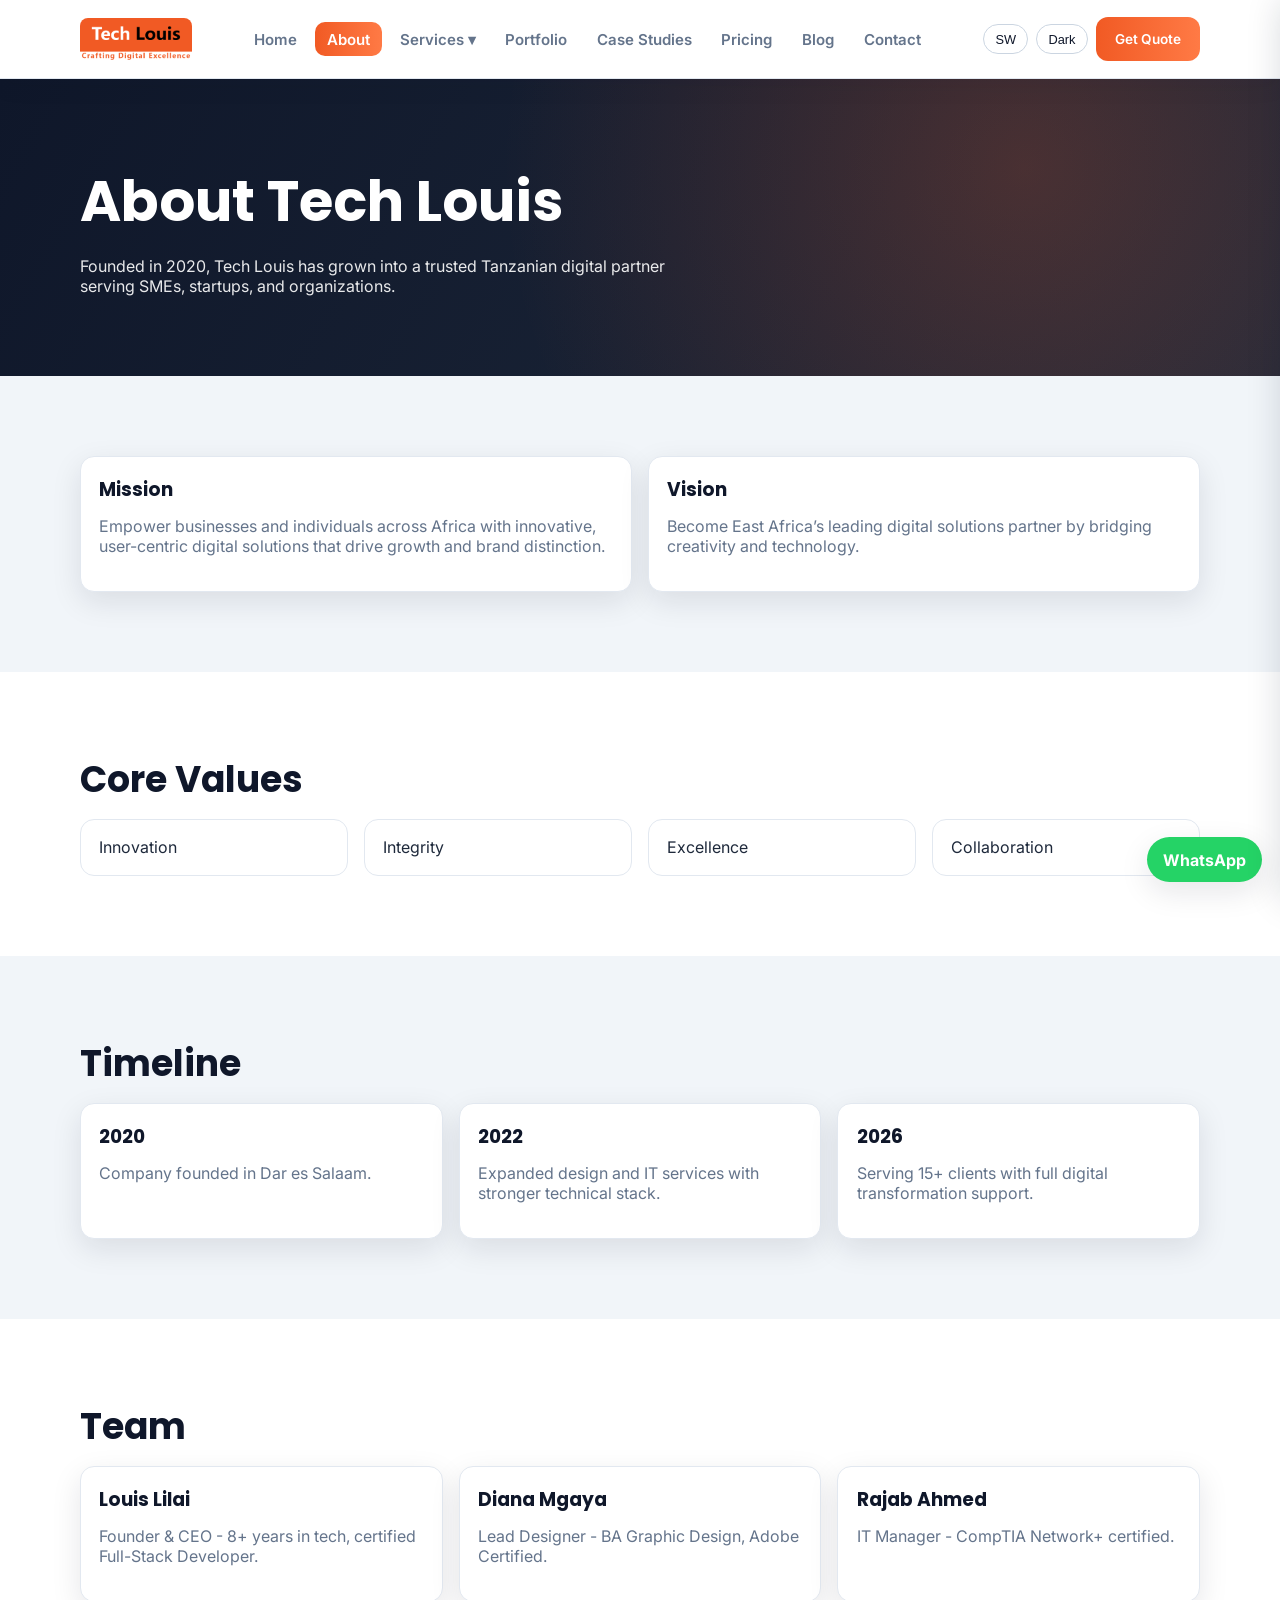
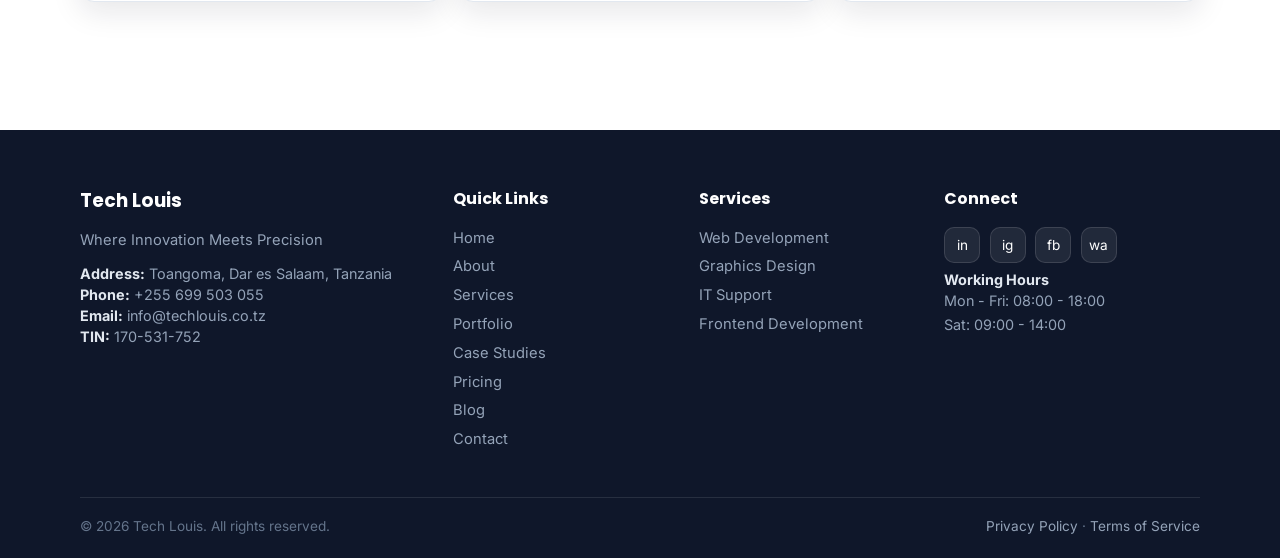
<file: about.html>
<!doctype html>
<html lang="en">

<head>
    <meta charset="UTF-8" />
    <meta name="viewport" content="width=device-width, initial-scale=1.0" />
    <title>Tech Louis | About</title>
    <link rel="preconnect" href="https://fonts.googleapis.com">
    <link rel="preconnect" href="https://fonts.gstatic.com" crossorigin>
    <link
        href="https://fonts.googleapis.com/css2?family=Inter:wght@400;500;600;700&family=Poppins:wght@500;600;700;800&display=swap"
        rel="stylesheet">
    <link rel="stylesheet" href="assets/css/styles.css" />
</head>

<body>
    <header class="site-header">
        <div class="container nav"><a class="logo" href="index.html" aria-label="Tech Louis Home"><img
                    src="assets/images/Tech Louis(x).png" alt="Tech Louis logo" /></a>
            <nav id="menu" class="menu"><a href="index.html">Home</a><a class="active" href="about.html">About</a>
                <div class="dropdown"><span class="dropdown-label">Services ▾</span>
                    <div class="dropdown-menu"><a href="services.html">All Services</a><a href="services.html">Web
                            Development</a><a href="services.html">IT Support</a><a href="services.html">Frontend
                            Development</a><a href="services.html">Graphics Design</a></div>
                </div><a href="portfolio.html">Portfolio</a><a href="case-studies.html">Case Studies</a><a
                    href="pricing.html">Pricing</a><a href="blog.html">Blog</a><a href="contact.html">Contact</a>
            </nav>
            <div class="controls"><button id="langBtn" class="chip-btn">SW</button><button id="darkModeBtn"
                    class="chip-btn">Dark</button><a class="btn primary cta-nav" href="contact.html">Get Quote</a></div>
            <button id="menuToggle" class="menu-toggle">☰</button>
        </div>
    </header>
    <aside class="mobile-menu" id="mobileMenu">
        <div class="mobile-header"><a class="logo" href="index.html" aria-label="Tech Louis Home"><img
                    src="assets/images/Tech Louis(x).png" alt="Tech Louis logo" /></a><button id="closeMenu"
                class="mobile-close">✕</button></div><a href="index.html">Home</a><a href="about.html">About</a><button
            id="mobileDropdownBtn" class="mobile-dropdown-btn">Services ▾</button>
        <div class="mobile-dropdown-content"><a href="services.html">All Services</a><a href="services.html">Web
                Development</a><a href="services.html">IT Support</a><a href="services.html">Frontend Development</a><a
                href="services.html">Graphics Design</a></div><a href="portfolio.html">Portfolio</a><a
            href="case-studies.html">Case Studies</a><a href="pricing.html">Pricing</a><a href="blog.html">Blog</a><a
            href="contact.html">Contact</a>
        <div class="mobile-actions"><button id="mobileLangBtn" class="chip-btn">🌐 SW</button><button
                id="mobileDarkModeBtn" class="chip-btn">🌙 Dark</button><a class="btn primary" href="contact.html">Get
                Quote</a></div>
    </aside>
    <section class="page-hero" style="--hero-bg: url('https://images.unsplash.com/photo-1522071820081-009f0129c71c?auto=format&fit=crop&w=1800&q=80');">
        <div class="container">
            <h1>About Tech Louis</h1>
            <p>Founded in 2020, Tech Louis has grown into a trusted Tanzanian digital partner serving SMEs, startups,
                and organizations.</p>
        </div>
    </section>
    <section class="section light">
        <div class="container grid grid-2">
            <article class="card">
                <h3>Mission</h3>
                <p>Empower businesses and individuals across Africa with innovative, user-centric digital solutions that
                    drive growth and brand distinction.</p>
            </article>
            <article class="card">
                <h3>Vision</h3>
                <p>Become East Africa’s leading digital solutions partner by bridging creativity and technology.</p>
            </article>
        </div>
    </section>
    <section class="section">
        <div class="container">
            <h2>Core Values</h2>
            <div class="grid grid-4">
                <div class="feature">Innovation</div>
                <div class="feature">Integrity</div>
                <div class="feature">Excellence</div>
                <div class="feature">Collaboration</div>
            </div>
        </div>
    </section>
    <section class="section light">
        <div class="container">
            <h2>Timeline</h2>
            <div class="grid grid-3">
                <article class="card">
                    <h3>2020</h3>
                    <p>Company founded in Dar es Salaam.</p>
                </article>
                <article class="card">
                    <h3>2022</h3>
                    <p>Expanded design and IT services with stronger technical stack.</p>
                </article>
                <article class="card">
                    <h3>2026</h3>
                    <p>Serving 15+ clients with full digital transformation support.</p>
                </article>
            </div>
        </div>
    </section>
    <section class="section">
        <div class="container">
            <h2>Team</h2>
            <div class="grid grid-3">
                <article class="card">
                    <h3>Louis Lilai</h3>
                    <p>Founder & CEO - 8+ years in tech, certified Full-Stack Developer.</p>
                </article>
                <article class="card">
                    <h3>Diana Mgaya</h3>
                    <p>Lead Designer - BA Graphic Design, Adobe Certified.</p>
                </article>
                <article class="card">
                    <h3>Rajab Ahmed</h3>
                    <p>IT Manager - CompTIA Network+ certified.</p>
                </article>
            </div>
        </div>
    </section>
    <footer class="footer">
        <div class="container footer-wrap">
            <div class="footer-brand">
                <h3>Tech Louis</h3>
                <p class="tagline">Where Innovation Meets Precision</p>
                <div class="contact-info">
                    <p><strong>Address:</strong> Toangoma, Dar es Salaam, Tanzania</p>
                    <p><strong>Phone:</strong> +255 699 503 055</p>
                    <p><strong>Email:</strong> info@techlouis.co.tz</p>
                    <p><strong>TIN:</strong> 170-531-752</p>
                </div>
            </div>
            <div>
                <h4>Quick Links</h4>
                <ul class="footer-links">
                    <li><a href="index.html">Home</a></li>
                    <li><a href="about.html">About</a></li>
                    <li><a href="services.html">Services</a></li>
                    <li><a href="portfolio.html">Portfolio</a></li>
                    <li><a href="case-studies.html">Case Studies</a></li>
                    <li><a href="pricing.html">Pricing</a></li>
                    <li><a href="blog.html">Blog</a></li>
                    <li><a href="contact.html">Contact</a></li>
                </ul>
            </div>
            <div>
                <h4>Services</h4>
                <ul class="footer-links">
                    <li><a href="services.html">Web Development</a></li>
                    <li><a href="services.html">Graphics Design</a></li>
                    <li><a href="services.html">IT Support</a></li>
                    <li><a href="services.html">Frontend Development</a></li>
                </ul>
            </div>
            <div>
                <h4>Connect</h4>
                <div class="footer-social">
                    <a href="https://linkedin.com/company/techlouis" target="_blank" rel="noreferrer" aria-label="LinkedIn">in</a>
                    <a href="https://instagram.com/techlouis_tz" target="_blank" rel="noreferrer" aria-label="Instagram">ig</a>
                    <a href="https://facebook.com/techlouis_tz" target="_blank" rel="noreferrer" aria-label="Facebook">fb</a>
                    <a href="https://wa.me/255699503055" target="_blank" rel="noreferrer" aria-label="WhatsApp">wa</a>
                </div>
                <div class="working-hours">
                    <strong>Working Hours</strong>
                    <p>Mon - Fri: 08:00 - 18:00</p>
                    <p>Sat: 09:00 - 14:00</p>
                </div>
            </div>
        </div>
        <div class="container footer-bottom">
            <p>© <span class="year"></span> Tech Louis. All rights reserved.</p>
            <p><a href="#">Privacy Policy</a> · <a href="#">Terms of Service</a></p>
        </div>
    </footer>
    <a class="whatsapp-float" href="https://wa.me/255699503055" target="_blank" rel="noreferrer">WhatsApp</a>
    <script src="assets/js/script.js"></script>
</body>

</html>
</file>
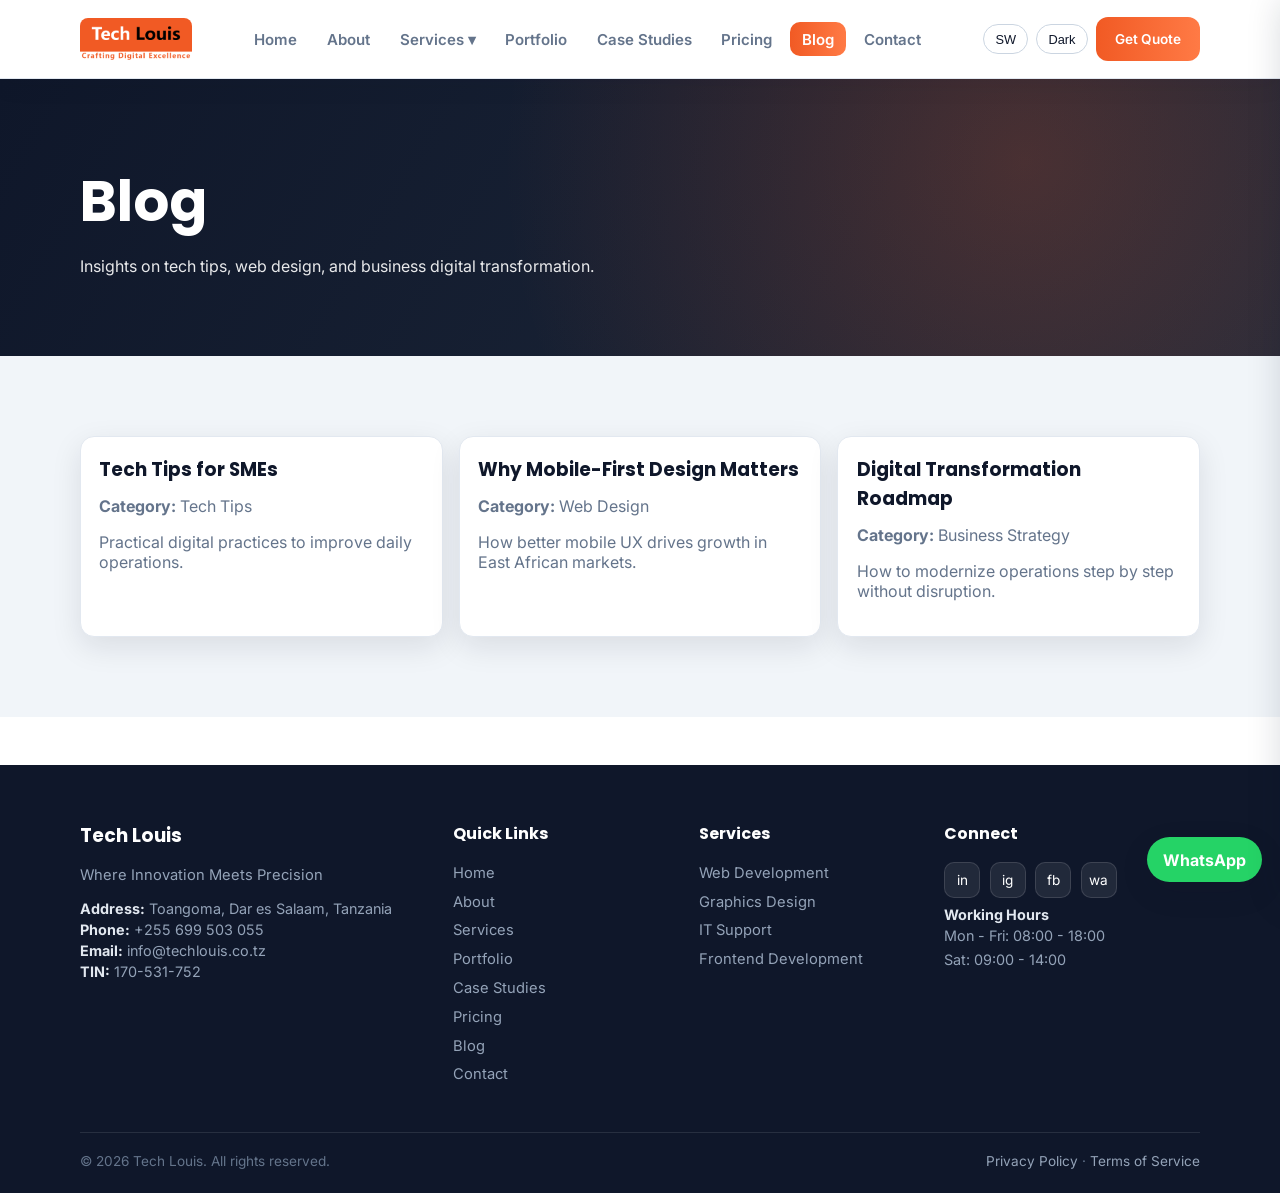
<file: blog.html>
<!doctype html>
<html lang="en">

<head>
    <meta charset="UTF-8" />
    <meta name="viewport" content="width=device-width, initial-scale=1.0" />
    <title>Tech Louis | Blog</title>
    <link rel="preconnect" href="https://fonts.googleapis.com">
    <link rel="preconnect" href="https://fonts.gstatic.com" crossorigin>
    <link
        href="https://fonts.googleapis.com/css2?family=Inter:wght@400;500;600;700&family=Poppins:wght@500;600;700;800&display=swap"
        rel="stylesheet">
    <link rel="stylesheet" href="assets/css/styles.css" />
</head>

<body>
    <header class="site-header">
        <div class="container nav"><a class="logo" href="index.html" aria-label="Tech Louis Home"><img
                    src="assets/images/Tech Louis(x).png" alt="Tech Louis logo" /></a>
            <nav id="menu" class="menu"><a href="index.html">Home</a><a href="about.html">About</a>
                <div class="dropdown"><span class="dropdown-label">Services ▾</span>
                    <div class="dropdown-menu"><a href="services.html">All Services</a><a href="services.html">Web
                            Development</a><a href="services.html">IT Support</a><a href="services.html">Frontend
                            Development</a><a href="services.html">Graphics Design</a></div></div><a href="portfolio.html">Portfolio</a><a href="case-studies.html">Case Studies</a><a
                    href="pricing.html">Pricing</a><a class="active" href="blog.html">Blog</a><a
                    href="contact.html">Contact</a>
            </nav>
            <div class="controls"><button id="langBtn" class="chip-btn">SW</button><button id="darkModeBtn"
                    class="chip-btn">Dark</button><a class="btn primary cta-nav" href="contact.html">Get Quote</a></div>
            <button id="menuToggle" class="menu-toggle">☰</button>
        </div>
    </header>
    <aside class="mobile-menu" id="mobileMenu">
        <div class="mobile-header"><a class="logo" href="index.html" aria-label="Tech Louis Home"><img
                    src="assets/images/Tech Louis(x).png" alt="Tech Louis logo" /></a><button id="closeMenu"
                class="mobile-close">✕</button></div><a href="index.html">Home</a><a href="about.html">About</a><button
            id="mobileDropdownBtn" class="mobile-dropdown-btn">Services ▾</button>
        <div class="mobile-dropdown-content"><a href="services.html">All Services</a><a href="services.html">Web
                Development</a><a href="services.html">IT Support</a><a href="services.html">Frontend Development</a><a
                href="services.html">Graphics Design</a></div></div><a href="portfolio.html">Portfolio</a><a
            href="case-studies.html">Case Studies</a><a href="pricing.html">Pricing</a><a href="blog.html">Blog</a><a
            href="contact.html">Contact</a>
        <div class="mobile-actions"><button id="mobileLangBtn" class="chip-btn">🌐 SW</button><button
                id="mobileDarkModeBtn" class="chip-btn">🌙 Dark</button><a class="btn primary" href="contact.html">Get
                Quote</a></div>
    </aside>
    <section class="page-hero" style="--hero-bg: url('https://images.unsplash.com/photo-1499750310107-5fef28a66643?auto=format&fit=crop&w=1800&q=80');">
        <div class="container">
            <h1>Blog</h1>
            <p>Insights on tech tips, web design, and business digital transformation.</p>
        </div>
    </section>
    <section class="section light">
        <div class="container grid grid-3">
            <article class="card">
                <h3>Tech Tips for SMEs</h3>
                <p><strong>Category:</strong> Tech Tips</p>
                <p>Practical digital practices to improve daily operations.</p>
            </article>
            <article class="card">
                <h3>Why Mobile-First Design Matters</h3>
                <p><strong>Category:</strong> Web Design</p>
                <p>How better mobile UX drives growth in East African markets.</p>
            </article>
            <article class="card">
                <h3>Digital Transformation Roadmap</h3>
                <p><strong>Category:</strong> Business Strategy</p>
                <p>How to modernize operations step by step without disruption.</p>
            </article>
        </div>
    </section>
  <footer class="footer">
    <div class="container footer-wrap">
      <div class="footer-brand">
        <h3>Tech Louis</h3>
        <p class="tagline">Where Innovation Meets Precision</p>
        <div class="contact-info">
          <p><strong>Address:</strong> Toangoma, Dar es Salaam, Tanzania</p>
          <p><strong>Phone:</strong> +255 699 503 055</p>
          <p><strong>Email:</strong> info@techlouis.co.tz</p>
          <p><strong>TIN:</strong> 170-531-752</p>
        </div>
      </div>
      <div>
        <h4>Quick Links</h4>
        <ul class="footer-links">
          <li><a href="index.html">Home</a></li>
          <li><a href="about.html">About</a></li>
          <li><a href="services.html">Services</a></li>
          <li><a href="portfolio.html">Portfolio</a></li>
          <li><a href="case-studies.html">Case Studies</a></li>
          <li><a href="pricing.html">Pricing</a></li>
          <li><a href="blog.html">Blog</a></li>
          <li><a href="contact.html">Contact</a></li>
        </ul>
      </div>
      <div>
        <h4>Services</h4>
        <ul class="footer-links">
          <li><a href="services.html">Web Development</a></li>
          <li><a href="services.html">Graphics Design</a></li>
          <li><a href="services.html">IT Support</a></li>
          <li><a href="services.html">Frontend Development</a></li>
        </ul>
      </div>
      <div>
        <h4>Connect</h4>
        <div class="footer-social">
          <a href="https://linkedin.com/company/techlouis" target="_blank" rel="noreferrer" aria-label="LinkedIn">in</a>
          <a href="https://instagram.com/techlouis_tz" target="_blank" rel="noreferrer" aria-label="Instagram">ig</a>
          <a href="https://facebook.com/techlouis_tz" target="_blank" rel="noreferrer" aria-label="Facebook">fb</a>
          <a href="https://wa.me/255699503055" target="_blank" rel="noreferrer" aria-label="WhatsApp">wa</a>
        </div>
        <div class="working-hours">
          <strong>Working Hours</strong>
          <p>Mon - Fri: 08:00 - 18:00</p>
          <p>Sat: 09:00 - 14:00</p>
                </div>
      </div>
    </div>
    <div class="container footer-bottom">
      <p>© <span class="year"></span> Tech Louis. All rights reserved.</p>
      <p><a href="#">Privacy Policy</a> · <a href="#">Terms of Service</a></p>
    </div>
  </footer>
    <a class="whatsapp-float" href="https://wa.me/255699503055" target="_blank" rel="noreferrer">WhatsApp</a>
    <script src="assets/js/script.js"></script>
</body>

</html>
</file>
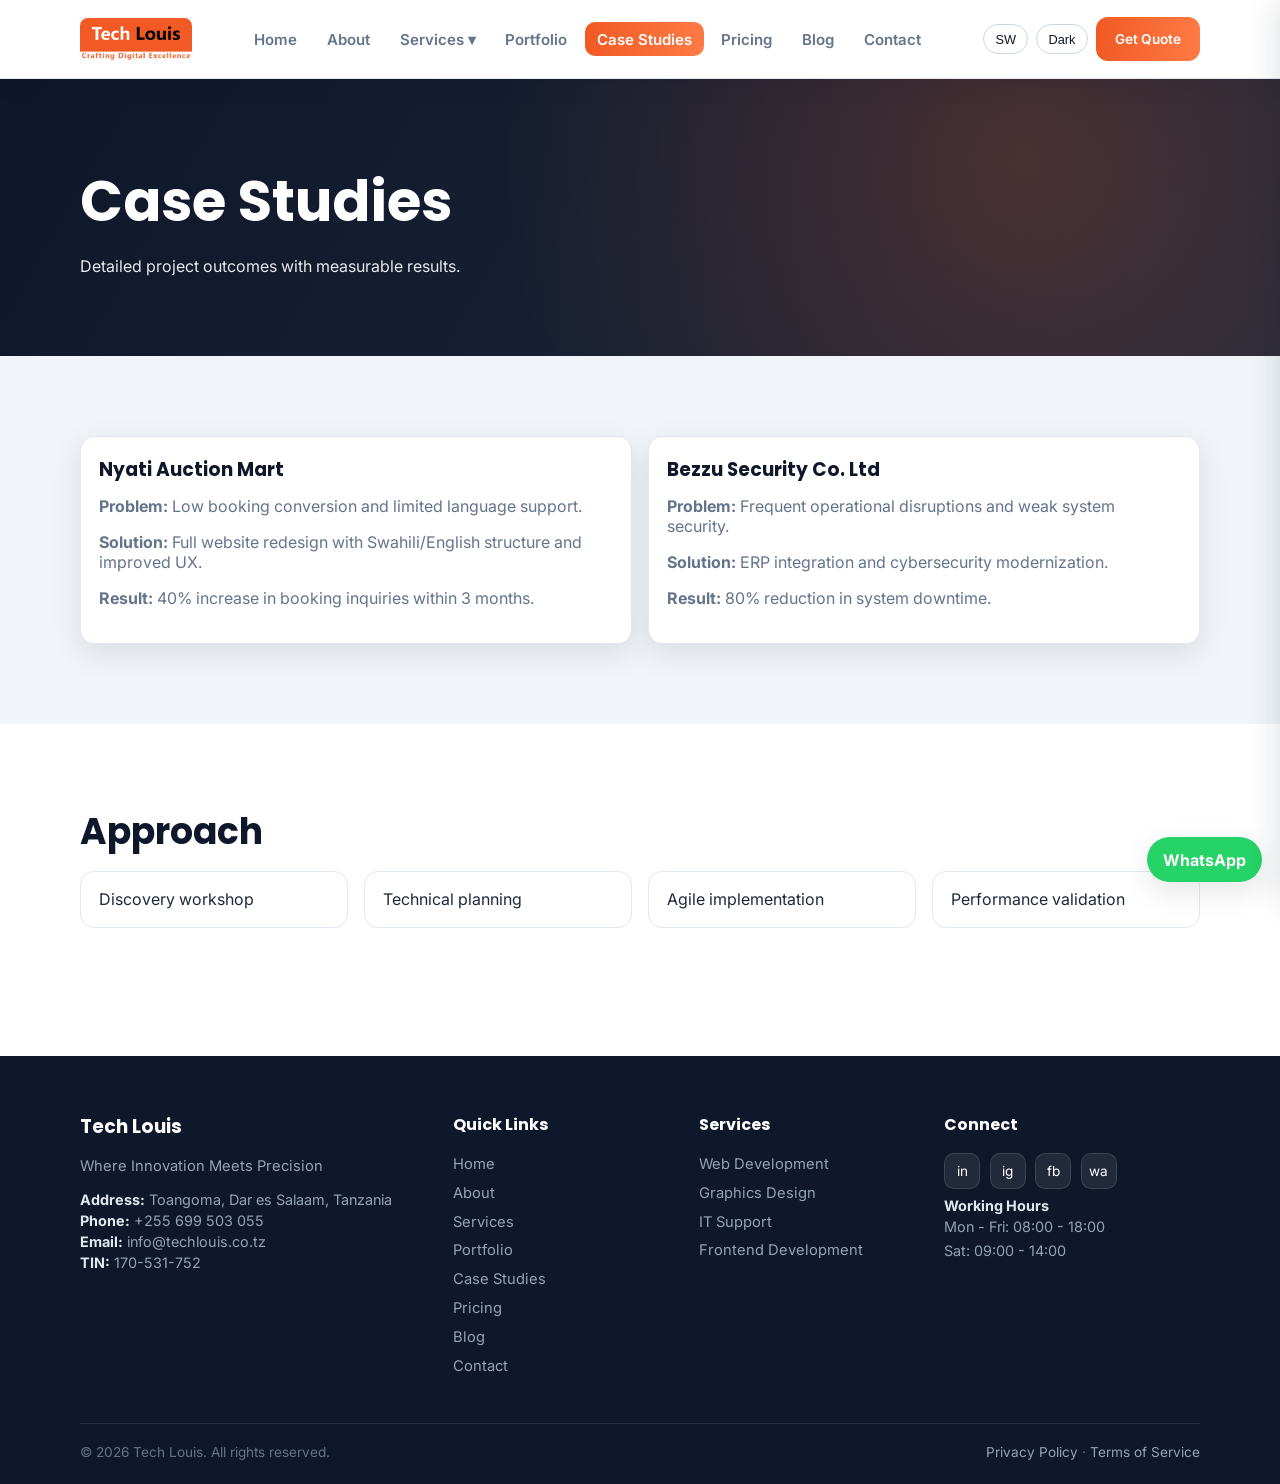
<file: case-studies.html>
<!doctype html>
<html lang="en">

<head>
    <meta charset="UTF-8" />
    <meta name="viewport" content="width=device-width, initial-scale=1.0" />
    <title>Tech Louis | Case Studies</title>
    <link rel="preconnect" href="https://fonts.googleapis.com">
    <link rel="preconnect" href="https://fonts.gstatic.com" crossorigin>
    <link
        href="https://fonts.googleapis.com/css2?family=Inter:wght@400;500;600;700&family=Poppins:wght@500;600;700;800&display=swap"
        rel="stylesheet">
    <link rel="stylesheet" href="assets/css/styles.css" />
</head>

<body>
    <header class="site-header">
        <div class="container nav"><a class="logo" href="index.html" aria-label="Tech Louis Home"><img
                    src="assets/images/Tech Louis(x).png" alt="Tech Louis logo" /></a>
            <nav id="menu" class="menu"><a href="index.html">Home</a><a href="about.html">About</a>
                <div class="dropdown"><span class="dropdown-label">Services ▾</span>
                    <div class="dropdown-menu"><a href="services.html">All Services</a><a href="services.html">Web
                            Development</a><a href="services.html">IT Support</a><a href="services.html">Frontend
                            Development</a><a href="services.html">Graphics Design</a></div></div><a href="portfolio.html">Portfolio</a><a class="active" href="case-studies.html">Case
                    Studies</a><a href="pricing.html">Pricing</a><a href="blog.html">Blog</a><a
                    href="contact.html">Contact</a>
            </nav>
            <div class="controls"><button id="langBtn" class="chip-btn">SW</button><button id="darkModeBtn"
                    class="chip-btn">Dark</button><a class="btn primary cta-nav" href="contact.html">Get Quote</a></div>
            <button id="menuToggle" class="menu-toggle">☰</button>
        </div>
    </header>
    <aside class="mobile-menu" id="mobileMenu">
        <div class="mobile-header"><a class="logo" href="index.html" aria-label="Tech Louis Home"><img
                    src="assets/images/Tech Louis(x).png" alt="Tech Louis logo" /></a><button id="closeMenu"
                class="mobile-close">✕</button></div><a href="index.html">Home</a><a href="about.html">About</a><button
            id="mobileDropdownBtn" class="mobile-dropdown-btn">Services ▾</button>
        <div class="mobile-dropdown-content"><a href="services.html">All Services</a><a href="services.html">Web
                Development</a><a href="services.html">IT Support</a><a href="services.html">Frontend Development</a><a
                href="services.html">Graphics Design</a></div></div><a href="portfolio.html">Portfolio</a><a
            href="case-studies.html">Case Studies</a><a href="pricing.html">Pricing</a><a href="blog.html">Blog</a><a
            href="contact.html">Contact</a>
        <div class="mobile-actions"><button id="mobileLangBtn" class="chip-btn">🌐 SW</button><button
                id="mobileDarkModeBtn" class="chip-btn">🌙 Dark</button><a class="btn primary" href="contact.html">Get
                Quote</a></div>
    </aside>
    <section class="page-hero" style="--hero-bg: url('https://images.unsplash.com/photo-1551288049-bebda4e38f71?auto=format&fit=crop&w=1800&q=80');">
        <div class="container">
            <h1>Case Studies</h1>
            <p>Detailed project outcomes with measurable results.</p>
        </div>
    </section>
    <section class="section light">
        <div class="container grid grid-2">
            <article class="card">
                <h3>Nyati Auction Mart</h3>
                <p><strong>Problem:</strong> Low booking conversion and limited language support.</p>
                <p><strong>Solution:</strong> Full website redesign with Swahili/English structure and improved UX.</p>
                <p><strong>Result:</strong> 40% increase in booking inquiries within 3 months.</p>
            </article>
            <article class="card">
                <h3>Bezzu Security Co. Ltd</h3>
                <p><strong>Problem:</strong> Frequent operational disruptions and weak system security.</p>
                <p><strong>Solution:</strong> ERP integration and cybersecurity modernization.</p>
                <p><strong>Result:</strong> 80% reduction in system downtime.</p>
            </article>
        </div>
    </section>
    <section class="section">
        <div class="container">
            <h2>Approach</h2>
            <div class="grid grid-4">
                <div class="feature">Discovery workshop</div>
                <div class="feature">Technical planning</div>
                <div class="feature">Agile implementation</div>
                <div class="feature">Performance validation</div>
        </div>
    </section>
  <footer class="footer">
    <div class="container footer-wrap">
      <div class="footer-brand">
        <h3>Tech Louis</h3>
        <p class="tagline">Where Innovation Meets Precision</p>
        <div class="contact-info">
          <p><strong>Address:</strong> Toangoma, Dar es Salaam, Tanzania</p>
          <p><strong>Phone:</strong> +255 699 503 055</p>
          <p><strong>Email:</strong> info@techlouis.co.tz</p>
          <p><strong>TIN:</strong> 170-531-752</p>
        </div>
      </div>
      <div>
        <h4>Quick Links</h4>
        <ul class="footer-links">
          <li><a href="index.html">Home</a></li>
          <li><a href="about.html">About</a></li>
          <li><a href="services.html">Services</a></li>
          <li><a href="portfolio.html">Portfolio</a></li>
          <li><a href="case-studies.html">Case Studies</a></li>
          <li><a href="pricing.html">Pricing</a></li>
          <li><a href="blog.html">Blog</a></li>
          <li><a href="contact.html">Contact</a></li>
        </ul>
      </div>
      <div>
        <h4>Services</h4>
        <ul class="footer-links">
          <li><a href="services.html">Web Development</a></li>
          <li><a href="services.html">Graphics Design</a></li>
          <li><a href="services.html">IT Support</a></li>
          <li><a href="services.html">Frontend Development</a></li>
        </ul>
      </div>
      <div>
        <h4>Connect</h4>
        <div class="footer-social">
          <a href="https://linkedin.com/company/techlouis" target="_blank" rel="noreferrer" aria-label="LinkedIn">in</a>
          <a href="https://instagram.com/techlouis_tz" target="_blank" rel="noreferrer" aria-label="Instagram">ig</a>
          <a href="https://facebook.com/techlouis_tz" target="_blank" rel="noreferrer" aria-label="Facebook">fb</a>
          <a href="https://wa.me/255699503055" target="_blank" rel="noreferrer" aria-label="WhatsApp">wa</a>
        </div>
        <div class="working-hours">
          <strong>Working Hours</strong>
          <p>Mon - Fri: 08:00 - 18:00</p>
          <p>Sat: 09:00 - 14:00</p>
                </div>
      </div>
    </div>
    <div class="container footer-bottom">
      <p>© <span class="year"></span> Tech Louis. All rights reserved.</p>
      <p><a href="#">Privacy Policy</a> · <a href="#">Terms of Service</a></p>
    </div>
  </footer>
    <a class="whatsapp-float" href="https://wa.me/255699503055" target="_blank" rel="noreferrer">WhatsApp</a>
    <script src="assets/js/script.js"></script>
</body>

</html>
</file>
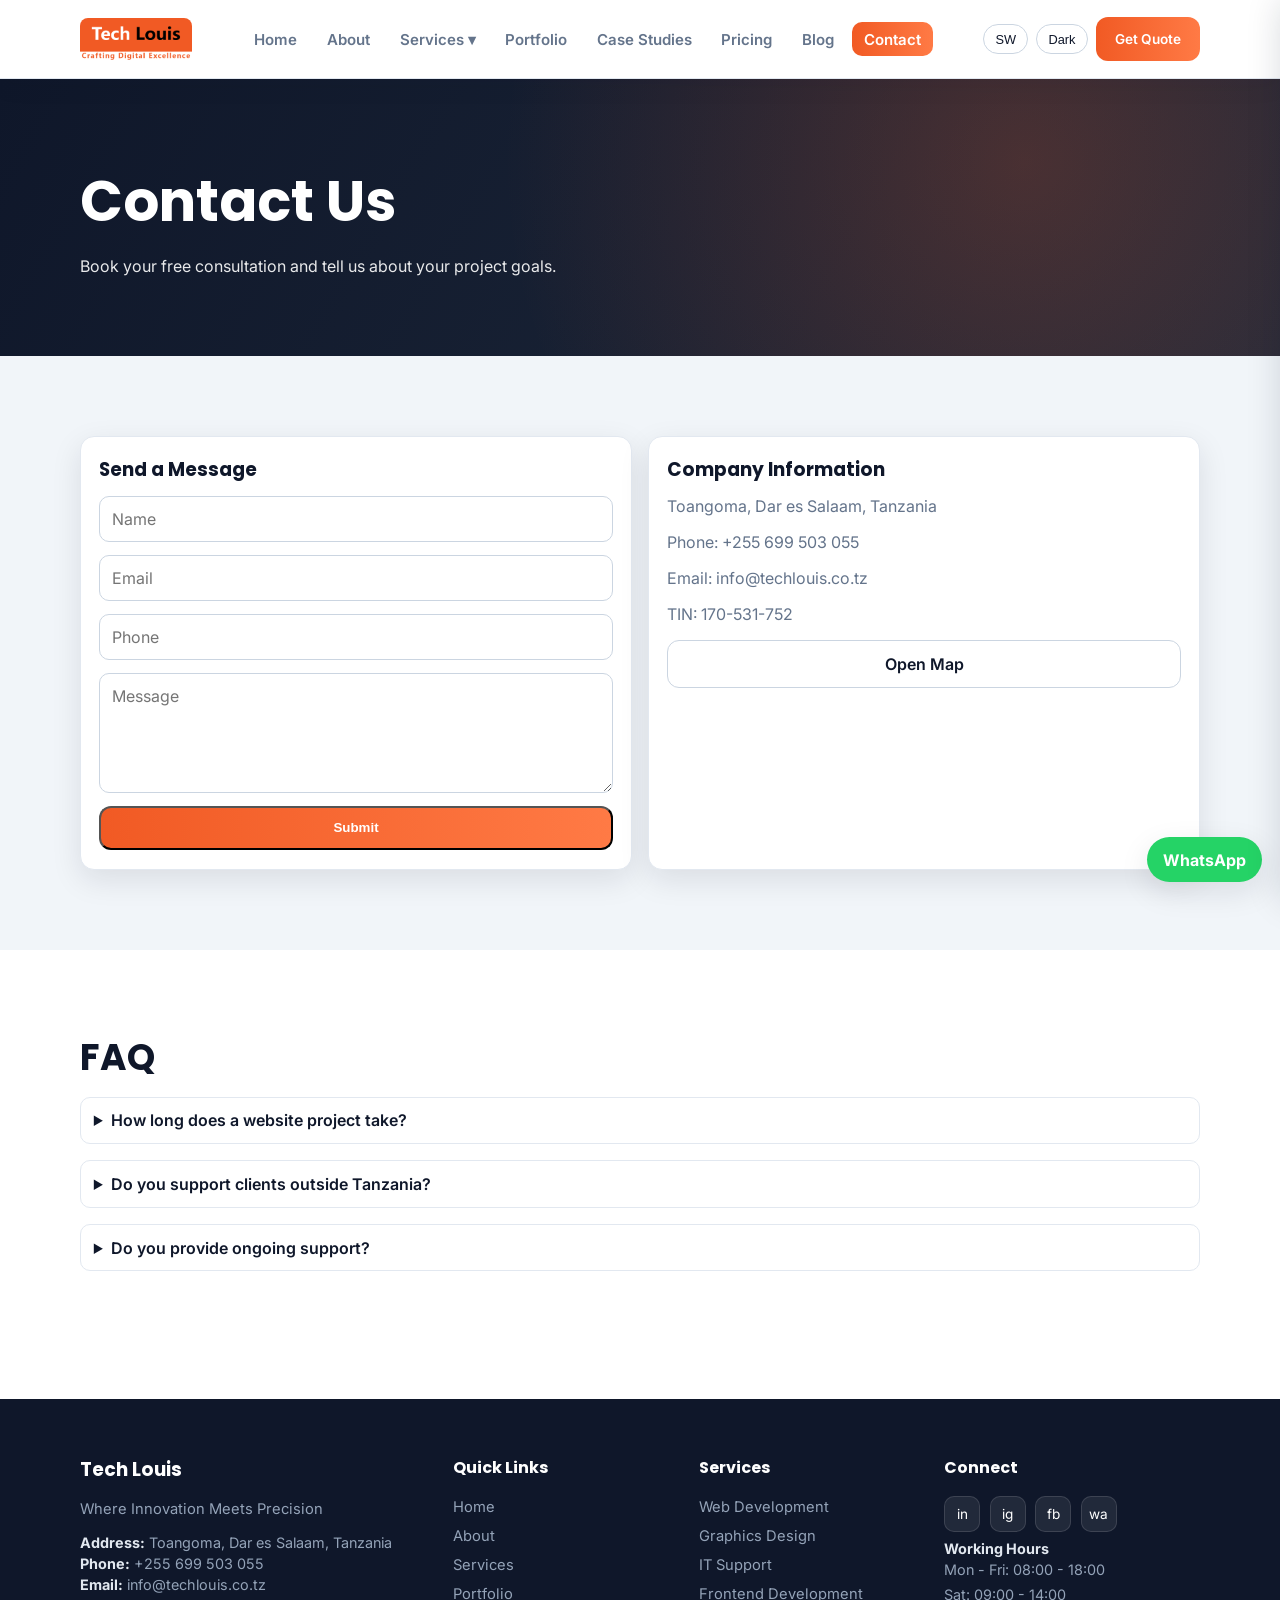
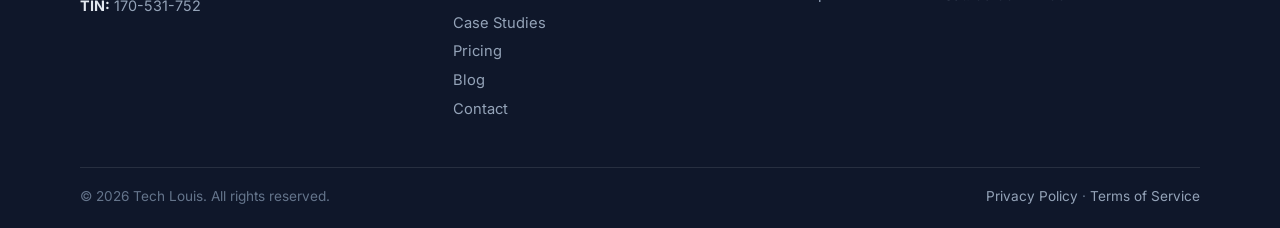
<file: contact.html>
<!doctype html>
<html lang="en">

<head>
    <meta charset="UTF-8" />
    <meta name="viewport" content="width=device-width, initial-scale=1.0" />
    <title>Tech Louis | Contact</title>
    <link rel="preconnect" href="https://fonts.googleapis.com">
    <link rel="preconnect" href="https://fonts.gstatic.com" crossorigin>
    <link
        href="https://fonts.googleapis.com/css2?family=Inter:wght@400;500;600;700&family=Poppins:wght@500;600;700;800&display=swap"
        rel="stylesheet">
    <link rel="stylesheet" href="assets/css/styles.css" />
</head>

<body>
    <header class="site-header">
        <div class="container nav"><a class="logo" href="index.html" aria-label="Tech Louis Home"><img
                    src="assets/images/Tech Louis(x).png" alt="Tech Louis logo" /></a>
            <nav id="menu" class="menu"><a href="index.html">Home</a><a href="about.html">About</a>
                <div class="dropdown"><span class="dropdown-label">Services ▾</span>
                    <div class="dropdown-menu"><a href="services.html">All Services</a><a href="services.html">Web
                            Development</a><a href="services.html">IT Support</a><a href="services.html">Frontend
                            Development</a><a href="services.html">Graphics Design</a></div></div><a href="portfolio.html">Portfolio</a><a href="case-studies.html">Case Studies</a><a
                    href="pricing.html">Pricing</a><a href="blog.html">Blog</a><a class="active"
                    href="contact.html">Contact</a>
            </nav>
            <div class="controls"><button id="langBtn" class="chip-btn">SW</button><button id="darkModeBtn"
                    class="chip-btn">Dark</button><a class="btn primary cta-nav" href="contact.html">Get Quote</a></div>
            <button id="menuToggle" class="menu-toggle">☰</button>
        </div>
    </header>
    <aside class="mobile-menu" id="mobileMenu">
        <div class="mobile-header"><a class="logo" href="index.html" aria-label="Tech Louis Home"><img
                    src="assets/images/Tech Louis(x).png" alt="Tech Louis logo" /></a><button id="closeMenu"
                class="mobile-close">✕</button></div><a href="index.html">Home</a><a href="about.html">About</a><button
            id="mobileDropdownBtn" class="mobile-dropdown-btn">Services ▾</button>
        <div class="mobile-dropdown-content"><a href="services.html">All Services</a><a href="services.html">Web
                Development</a><a href="services.html">IT Support</a><a href="services.html">Frontend Development</a><a
                href="services.html">Graphics Design</a></div></div><a href="portfolio.html">Portfolio</a><a
            href="case-studies.html">Case Studies</a><a href="pricing.html">Pricing</a><a href="blog.html">Blog</a><a
            href="contact.html">Contact</a>
        <div class="mobile-actions"><button id="mobileLangBtn" class="chip-btn">🌐 SW</button><button
                id="mobileDarkModeBtn" class="chip-btn">🌙 Dark</button><a class="btn primary" href="contact.html">Get
                Quote</a></div>
    </aside>
    <section class="page-hero" style="--hero-bg: url('https://images.unsplash.com/photo-1423666639041-f56000c27a9a?auto=format&fit=crop&w=1800&q=80');">
        <div class="container">
            <h1>Contact Us</h1>
            <p>Book your free consultation and tell us about your project goals.</p>
        </div>
    </section>
    <section class="section light">
        <div class="container grid grid-2">
            <article class="card">
                <h3>Send a Message</h3>
                <form class="form-grid"><input type="text" placeholder="Name" /><input type="email"
                        placeholder="Email" /><input type="tel" placeholder="Phone" /><textarea
                        placeholder="Message"></textarea><button class="btn primary" type="button">Submit</button>
                </form>
            </article>
            <article class="card">
                <h3>Company Information</h3>
                <p>Toangoma, Dar es Salaam, Tanzania</p>
                <p>Phone: +255 699 503 055</p>
                <p>Email: info@techlouis.co.tz</p>
                <p>TIN: 170-531-752</p><a class="btn outline" href="https://maps.google.com/?q=Dar+es+Salaam+Tanzania"
                    target="_blank" rel="noreferrer">Open Map</a>
            </article>
        </div>
    </section>
    <section class="section">
        <div class="container">
            <h2>FAQ</h2>
            <div class="grid">
                <details class="faq-item">
                    <summary>How long does a website project take?</summary>
                    <p>Typical projects take 2-6 weeks depending on scope.</p>
                </details>
                <details class="faq-item">
                    <summary>Do you support clients outside Tanzania?</summary>
                    <p>Yes, we work with local and international clients remotely.</p>
                </details>
                <details class="faq-item">
                    <summary>Do you provide ongoing support?</summary>
                    <p>Yes, support plans are available for maintenance and updates.</p>
                </details>
            </div>
    </section>
      <footer class="footer">
    <div class="container footer-wrap">
      <div class="footer-brand">
        <h3>Tech Louis</h3>
        <p class="tagline">Where Innovation Meets Precision</p>
        <div class="contact-info">
          <p><strong>Address:</strong> Toangoma, Dar es Salaam, Tanzania</p>
          <p><strong>Phone:</strong> +255 699 503 055</p>
          <p><strong>Email:</strong> info@techlouis.co.tz</p>
          <p><strong>TIN:</strong> 170-531-752</p>
        </div>
      </div>
      <div>
        <h4>Quick Links</h4>
        <ul class="footer-links">
          <li><a href="index.html">Home</a></li>
          <li><a href="about.html">About</a></li>
          <li><a href="services.html">Services</a></li>
          <li><a href="portfolio.html">Portfolio</a></li>
          <li><a href="case-studies.html">Case Studies</a></li>
          <li><a href="pricing.html">Pricing</a></li>
          <li><a href="blog.html">Blog</a></li>
          <li><a href="contact.html">Contact</a></li>
        </ul>
      </div>
      <div>
        <h4>Services</h4>
        <ul class="footer-links">
          <li><a href="services.html">Web Development</a></li>
          <li><a href="services.html">Graphics Design</a></li>
          <li><a href="services.html">IT Support</a></li>
          <li><a href="services.html">Frontend Development</a></li>
        </ul>
      </div>
      <div>
        <h4>Connect</h4>
        <div class="footer-social">
          <a href="https://linkedin.com/company/techlouis" target="_blank" rel="noreferrer" aria-label="LinkedIn">in</a>
          <a href="https://instagram.com/techlouis_tz" target="_blank" rel="noreferrer" aria-label="Instagram">ig</a>
          <a href="https://facebook.com/techlouis_tz" target="_blank" rel="noreferrer" aria-label="Facebook">fb</a>
          <a href="https://wa.me/255699503055" target="_blank" rel="noreferrer" aria-label="WhatsApp">wa</a>
        </div>
        <div class="working-hours">
          <strong>Working Hours</strong>
          <p>Mon - Fri: 08:00 - 18:00</p>
          <p>Sat: 09:00 - 14:00</p>
                </div>
      </div>
    </div>
    <div class="container footer-bottom">
      <p>© <span class="year"></span> Tech Louis. All rights reserved.</p>
      <p><a href="#">Privacy Policy</a> · <a href="#">Terms of Service</a></p>
    </div>
  </footer>
    <a class="whatsapp-float" href="https://wa.me/255699503055" target="_blank" rel="noreferrer">WhatsApp</a>
    <script src="assets/js/script.js"></script>
</body>

</html>
</file>
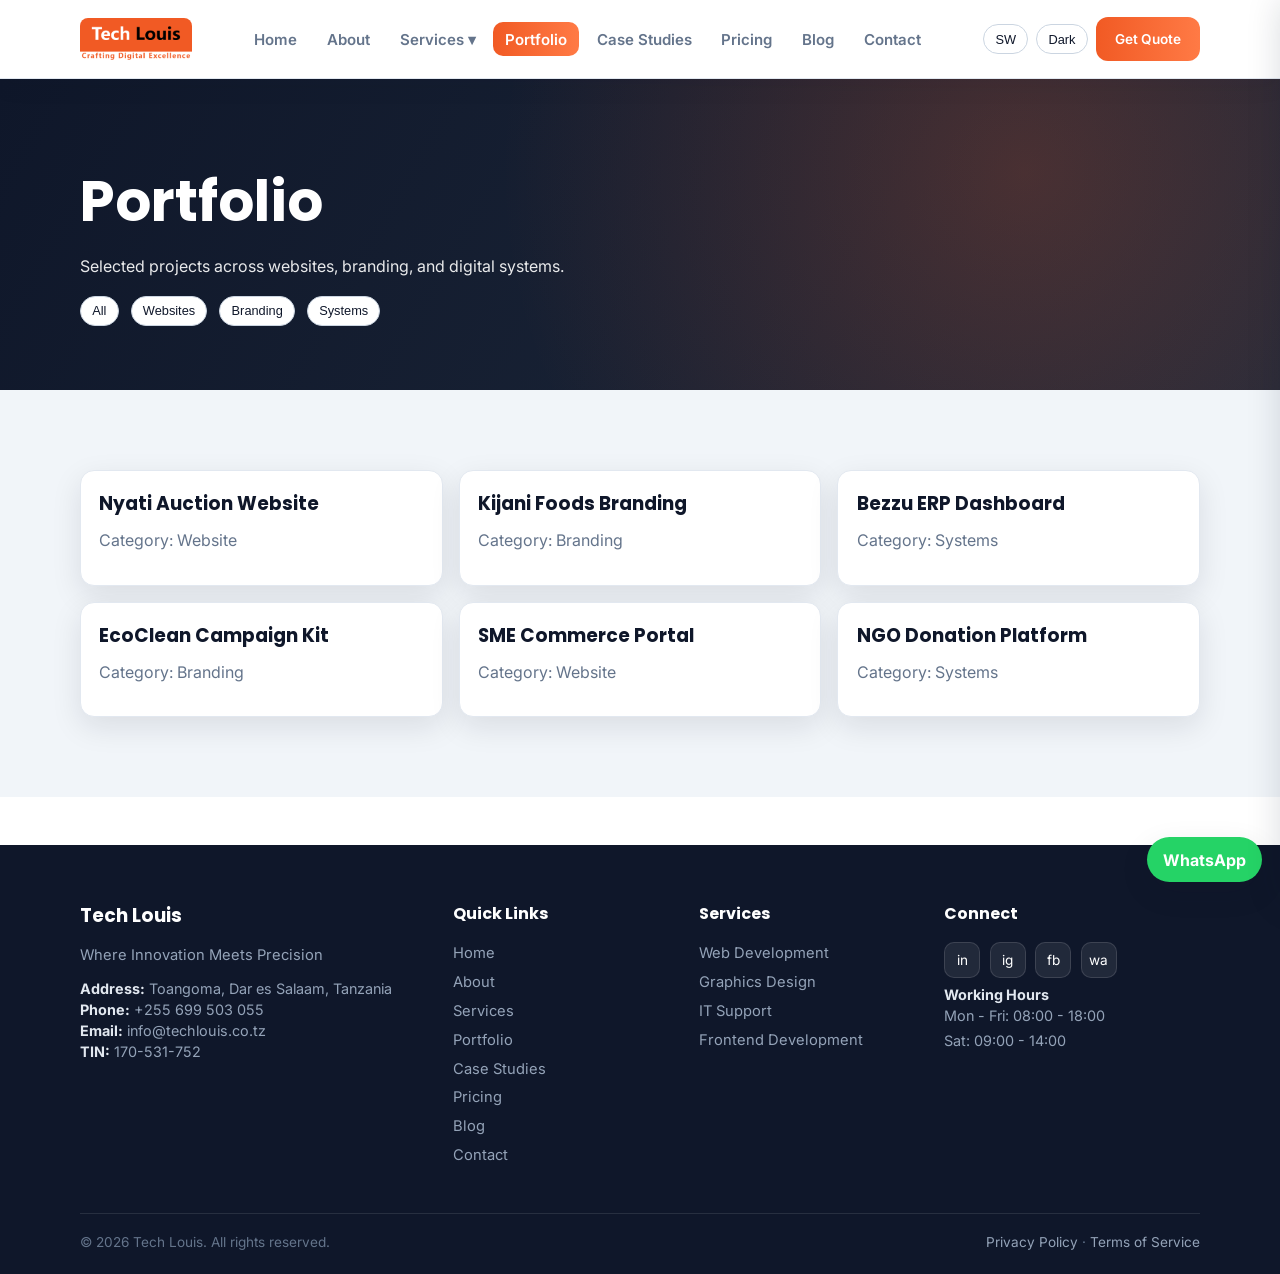
<file: portfolio.html>
<!doctype html>
<html lang="en">

<head>
    <meta charset="UTF-8" />
    <meta name="viewport" content="width=device-width, initial-scale=1.0" />
    <title>Tech Louis | Portfolio</title>
    <link rel="preconnect" href="https://fonts.googleapis.com">
    <link rel="preconnect" href="https://fonts.gstatic.com" crossorigin>
    <link
        href="https://fonts.googleapis.com/css2?family=Inter:wght@400;500;600;700&family=Poppins:wght@500;600;700;800&display=swap"
        rel="stylesheet">
    <link rel="stylesheet" href="assets/css/styles.css" />
</head>

<body>
    <header class="site-header">
        <div class="container nav"><a class="logo" href="index.html" aria-label="Tech Louis Home"><img
                    src="assets/images/Tech Louis(x).png" alt="Tech Louis logo" /></a>
            <nav id="menu" class="menu"><a href="index.html">Home</a><a href="about.html">About</a>
                <div class="dropdown"><span class="dropdown-label">Services ▾</span>
                    <div class="dropdown-menu"><a href="services.html">All Services</a><a href="services.html">Web
                            Development</a><a href="services.html">IT Support</a><a href="services.html">Frontend
                            Development</a><a href="services.html">Graphics Design</a></div>
                </div><a class="active" href="portfolio.html">Portfolio</a><a href="case-studies.html">Case
                    Studies</a><a href="pricing.html">Pricing</a><a href="blog.html">Blog</a><a
                    href="contact.html">Contact</a>
            </nav>
            <div class="controls"><button id="langBtn" class="chip-btn">SW</button><button id="darkModeBtn"
                    class="chip-btn">Dark</button><a class="btn primary cta-nav" href="contact.html">Get Quote</a></div>
            <button id="menuToggle" class="menu-toggle">☰</button>
        </div>
    </header>
    <aside class="mobile-menu" id="mobileMenu">
        <div class="mobile-header"><a class="logo" href="index.html" aria-label="Tech Louis Home"><img
                    src="assets/images/Tech Louis(x).png" alt="Tech Louis logo" /></a><button id="closeMenu"
                class="mobile-close">✕</button></div><a href="index.html">Home</a><a href="about.html">About</a><button
            id="mobileDropdownBtn" class="mobile-dropdown-btn">Services ▾</button>
        <div class="mobile-dropdown-content"><a href="services.html">All Services</a><a href="services.html">Web
                Development</a><a href="services.html">IT Support</a><a href="services.html">Frontend Development</a><a
                href="services.html">Graphics Design</a></div><a href="portfolio.html">Portfolio</a><a
            href="case-studies.html">Case Studies</a><a href="pricing.html">Pricing</a><a href="blog.html">Blog</a><a
            href="contact.html">Contact</a>
        <div class="mobile-actions"><button id="mobileLangBtn" class="chip-btn">🌐 SW</button><button
                id="mobileDarkModeBtn" class="chip-btn">🌙 Dark</button><a class="btn primary" href="contact.html">Get
                Quote</a></div>
    </aside>
    <section class="page-hero" style="--hero-bg: url('https://images.unsplash.com/photo-1497215728101-856f4ea42174?auto=format&fit=crop&w=1800&q=80');">
        <div class="container">
            <h1>Portfolio</h1>
            <p>Selected projects across websites, branding, and digital systems.</p>
            <div class="actions"><button class="chip-btn">All</button><button class="chip-btn">Websites</button><button
                    class="chip-btn">Branding</button><button class="chip-btn">Systems</button></div>
    </section>
    <section class="section light">
        <div class="container grid grid-3">
            <article class="card">
                <h3>Nyati Auction Website</h3>
                <p>Category: Website</p>
            </article>
            <article class="card">
                <h3>Kijani Foods Branding</h3>
                <p>Category: Branding</p>
            </article>
            <article class="card">
                <h3>Bezzu ERP Dashboard</h3>
                <p>Category: Systems</p>
            </article>
            <article class="card">
                <h3>EcoClean Campaign Kit</h3>
                <p>Category: Branding</p>
            </article>
            <article class="card">
                <h3>SME Commerce Portal</h3>
                <p>Category: Website</p>
            </article>
            <article class="card">
                <h3>NGO Donation Platform</h3>
                <p>Category: Systems</p>
            </article>
        </div>
    </section>
    <footer class="footer">
        <div class="container footer-wrap">
            <div class="footer-brand">
                <h3>Tech Louis</h3>
                <p class="tagline">Where Innovation Meets Precision</p>
                <div class="contact-info">
                    <p><strong>Address:</strong> Toangoma, Dar es Salaam, Tanzania</p>
                    <p><strong>Phone:</strong> +255 699 503 055</p>
                    <p><strong>Email:</strong> info@techlouis.co.tz</p>
                    <p><strong>TIN:</strong> 170-531-752</p>
                </div>
            </div>
            <div>
                <h4>Quick Links</h4>
                <ul class="footer-links">
                    <li><a href="index.html">Home</a></li>
                    <li><a href="about.html">About</a></li>
                    <li><a href="services.html">Services</a></li>
                    <li><a href="portfolio.html">Portfolio</a></li>
                    <li><a href="case-studies.html">Case Studies</a></li>
                    <li><a href="pricing.html">Pricing</a></li>
                    <li><a href="blog.html">Blog</a></li>
                    <li><a href="contact.html">Contact</a></li>
                </ul>
            </div>
            <div>
                <h4>Services</h4>
                <ul class="footer-links">
                    <li><a href="services.html">Web Development</a></li>
                    <li><a href="services.html">Graphics Design</a></li>
                    <li><a href="services.html">IT Support</a></li>
                    <li><a href="services.html">Frontend Development</a></li>
                </ul>
            </div>
            <div>
                <h4>Connect</h4>
                <div class="footer-social">
                    <a href="https://linkedin.com/company/techlouis" target="_blank" rel="noreferrer" aria-label="LinkedIn">in</a>
                    <a href="https://instagram.com/techlouis_tz" target="_blank" rel="noreferrer" aria-label="Instagram">ig</a>
                    <a href="https://facebook.com/techlouis_tz" target="_blank" rel="noreferrer" aria-label="Facebook">fb</a>
                    <a href="https://wa.me/255699503055" target="_blank" rel="noreferrer" aria-label="WhatsApp">wa</a>
                </div>
                <div class="working-hours">
                    <strong>Working Hours</strong>
                    <p>Mon - Fri: 08:00 - 18:00</p>
                    <p>Sat: 09:00 - 14:00</p>
                </div>
            </div>
        </div>
        <div class="container footer-bottom">
            <p>© <span class="year"></span> Tech Louis. All rights reserved.</p>
            <p><a href="#">Privacy Policy</a> · <a href="#">Terms of Service</a></p>
        </div>
    </footer>
    <a class="whatsapp-float" href="https://wa.me/255699503055" target="_blank" rel="noreferrer">WhatsApp</a>
    <script src="assets/js/script.js"></script>
</body>

</html>
</file>
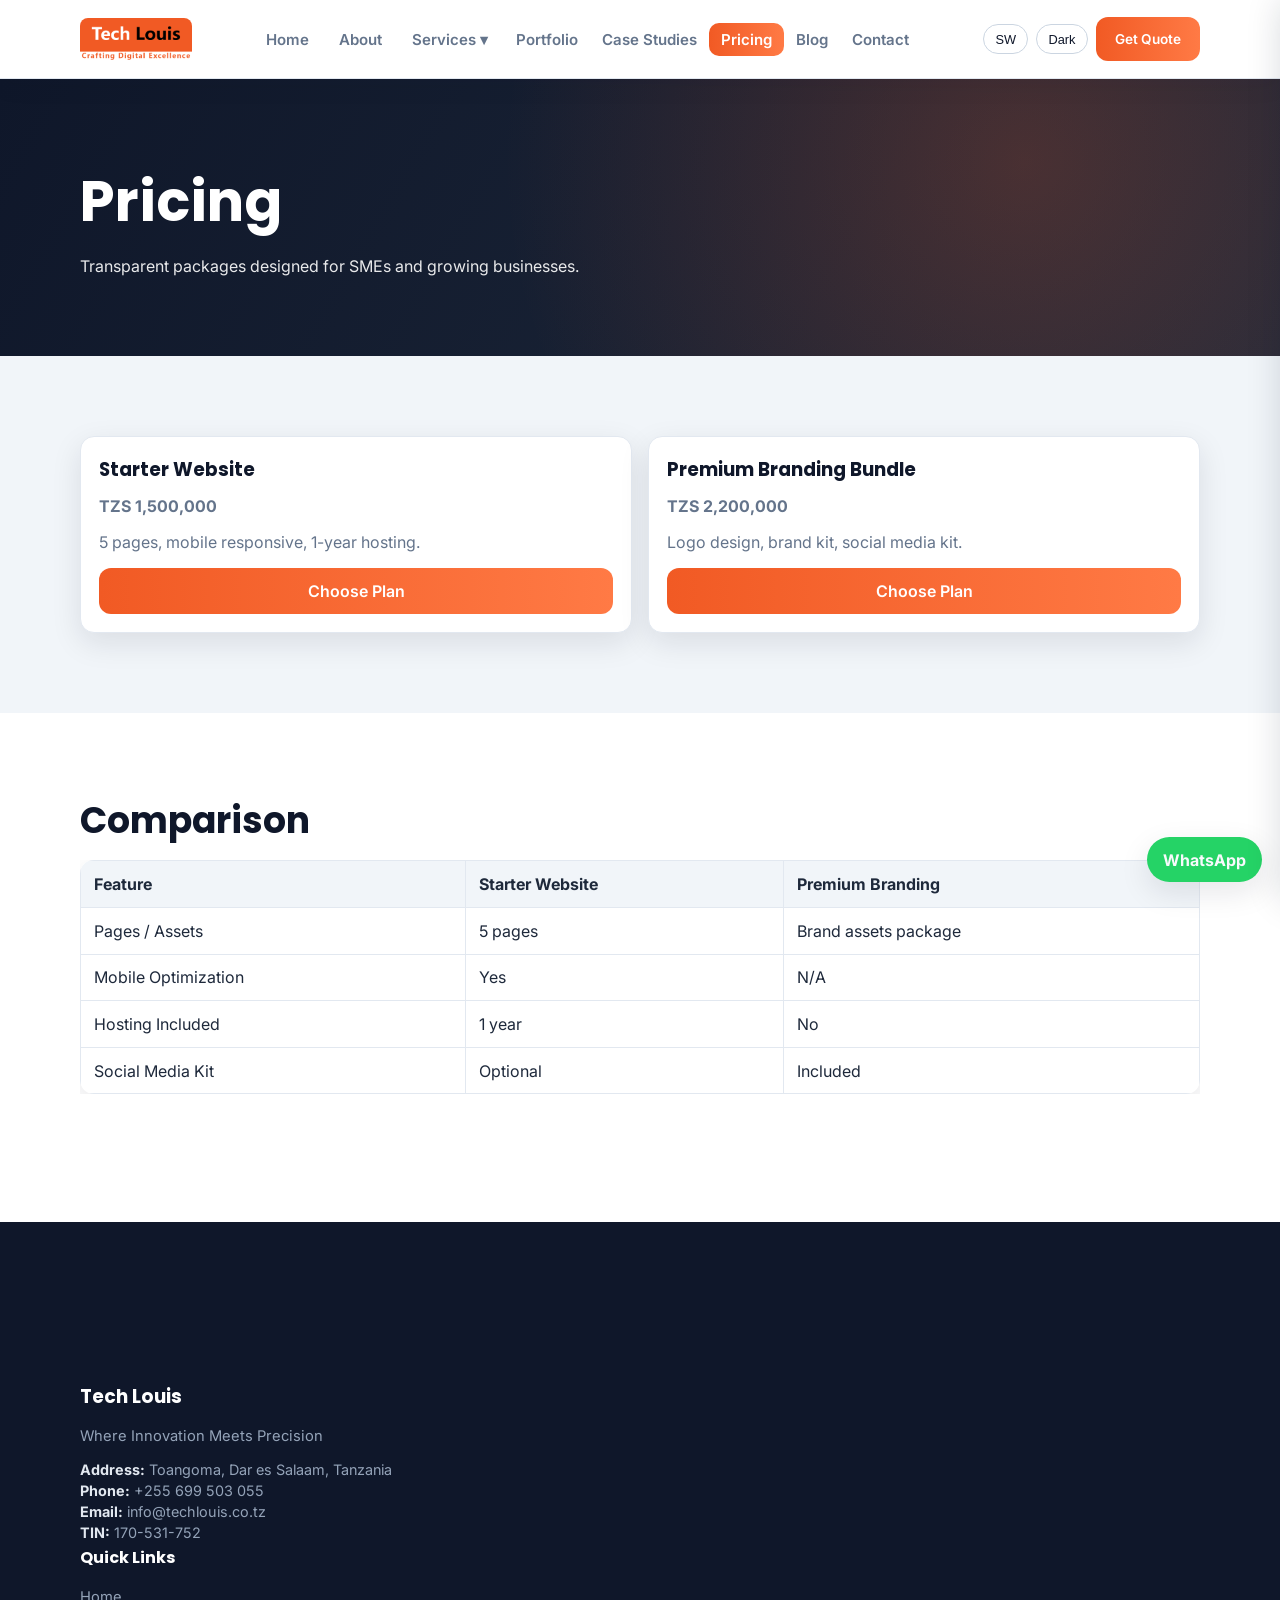
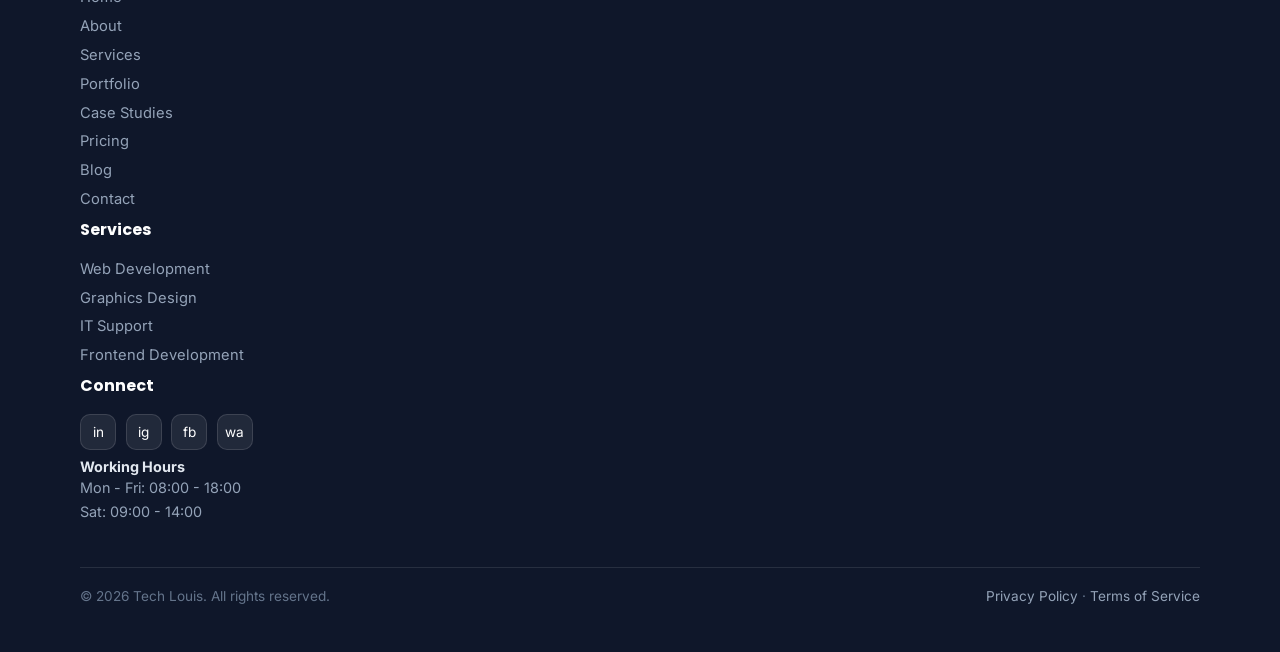
<file: pricing.html>
<!doctype html>
<html lang="en">

<head>
    <meta charset="UTF-8" />
    <meta name="viewport" content="width=device-width, initial-scale=1.0" />
    <title>Tech Louis | Pricing</title>
    <link rel="preconnect" href="https://fonts.googleapis.com">
    <link rel="preconnect" href="https://fonts.gstatic.com" crossorigin>
    <link
        href="https://fonts.googleapis.com/css2?family=Inter:wght@400;500;600;700&family=Poppins:wght@500;600;700;800&display=swap"
        rel="stylesheet">
    <link rel="stylesheet" href="assets/css/styles.css" />
</head>

<body>
    <header class="site-header">
        <div class="container nav"><a class="logo" href="index.html" aria-label="Tech Louis Home"><img
                    src="assets/images/Tech Louis(x).png" alt="Tech Louis logo" /></a>
            <nav id="menu" class="menu"><a href="index.html">Home</a><a href="about.html">About</a>
                <div class="dropdown"><span class="dropdown-label">Services ▾</span>
                    <div class="dropdown-menu"><a href="services.html">All Services</a><a href="services.html">Web
                            Development</a><a href="services.html">IT Support</a><a href="services.html">Frontend
                            Development</a><a href="services.html">Graphics Design</a></div><a href="portfolio.html">Portfolio</a><a href="case-studies.html">Case Studies</a><a
                    class="active" href="pricing.html">Pricing</a><a href="blog.html">Blog</a><a
                    href="contact.html">Contact</a>
            </nav>
            <div class="controls"><button id="langBtn" class="chip-btn">SW</button><button id="darkModeBtn"
                    class="chip-btn">Dark</button><a class="btn primary cta-nav" href="contact.html">Get Quote</a></div>
            <button id="menuToggle" class="menu-toggle">☰</button>
        </div>
    </header>
    <aside class="mobile-menu" id="mobileMenu">
        <div class="mobile-header"><a class="logo" href="index.html" aria-label="Tech Louis Home"><img
                    src="assets/images/Tech Louis(x).png" alt="Tech Louis logo" /></a><button id="closeMenu"
                class="mobile-close">✕</button></div><a href="index.html">Home</a><a href="about.html">About</a><button
            id="mobileDropdownBtn" class="mobile-dropdown-btn">Services ▾</button>
        <div class="mobile-dropdown-content"><a href="services.html">All Services</a><a href="services.html">Web
                Development</a><a href="services.html">IT Support</a><a href="services.html">Frontend Development</a><a
                href="services.html">Graphics Design</a></div><a href="portfolio.html">Portfolio</a><a
            href="case-studies.html">Case Studies</a><a href="pricing.html">Pricing</a><a href="blog.html">Blog</a><a
            href="contact.html">Contact</a>
        <div class="mobile-actions"><button id="mobileLangBtn" class="chip-btn">🌐 SW</button><button
                id="mobileDarkModeBtn" class="chip-btn">🌙 Dark</button><a class="btn primary" href="contact.html">Get
                Quote</a></div>
    </aside>
    <section class="page-hero" style="--hero-bg: url('https://images.unsplash.com/photo-1554224155-6726b3ff858f?auto=format&fit=crop&w=1800&q=80');">
        <div class="container">
            <h1>Pricing</h1>
            <p>Transparent packages designed for SMEs and growing businesses.</p>
        </div>
    </section>
    <section class="section light">
        <div class="container grid grid-2">
            <article class="card">
                <h3>Starter Website</h3>
                <p><strong>TZS 1,500,000</strong></p>
                <p>5 pages, mobile responsive, 1-year hosting.</p><a class="btn primary" href="contact.html">Choose
                    Plan</a>
            </article>
            <article class="card">
                <h3>Premium Branding Bundle</h3>
                <p><strong>TZS 2,200,000</strong></p>
                <p>Logo design, brand kit, social media kit.</p><a class="btn primary" href="contact.html">Choose
                    Plan</a>
            </article>
        </div>
    </section>
    <section class="section">
        <div class="container">
            <h2>Comparison</h2>
            <div class="table-wrap">
                <table>
                    <thead>
                        <tr>
                            <th>Feature</th>
                            <th>Starter Website</th>
                            <th>Premium Branding</th>
                        </tr>
                    </thead>
                    <tbody>
                        <tr>
                            <td>Pages / Assets</td>
                            <td>5 pages</td>
                            <td>Brand assets package</td>
                        </tr>
                        <tr>
                            <td>Mobile Optimization</td>
                            <td>Yes</td>
                            <td>N/A</td>
                        </tr>
                        <tr>
                            <td>Hosting Included</td>
                            <td>1 year</td>
                            <td>No</td>
                        </tr>
                        <tr>
                            <td>Social Media Kit</td>
                            <td>Optional</td>
                            <td>Included</td>
                        </tr>
                    </tbody>
                </table>
            </div>
    </section>
    <footer class="footer">
    <footer class="footer">
        <div class="container footer-wrap">
            <div class="footer-brand">
                <h3>Tech Louis</h3>
                <p class="tagline">Where Innovation Meets Precision</p>
                <div class="contact-info">
                    <p><strong>Address:</strong> Toangoma, Dar es Salaam, Tanzania</p>
                    <p><strong>Phone:</strong> +255 699 503 055</p>
                    <p><strong>Email:</strong> info@techlouis.co.tz</p>
                    <p><strong>TIN:</strong> 170-531-752</p>
                </div>
            <div>
                <h4>Quick Links</h4>
                <ul class="footer-links">
                    <li><a href="index.html">Home</a></li>
                    <li><a href="about.html">About</a></li>
                    <li><a href="services.html">Services</a></li>
                    <li><a href="portfolio.html">Portfolio</a></li>
                    <li><a href="case-studies.html">Case Studies</a></li>
                    <li><a href="pricing.html">Pricing</a></li>
                    <li><a href="blog.html">Blog</a></li>
                    <li><a href="contact.html">Contact</a></li>
                </ul>
            </div>
            <div>
                <h4>Services</h4>
                <ul class="footer-links">
                    <li><a href="services.html">Web Development</a></li>
                    <li><a href="services.html">Graphics Design</a></li>
                    <li><a href="services.html">IT Support</a></li>
                    <li><a href="services.html">Frontend Development</a></li>
                </ul>
            </div>
            <div>
                <h4>Connect</h4>
                <div class="footer-social">
                    <a href="https://linkedin.com/company/techlouis" target="_blank" rel="noreferrer" aria-label="LinkedIn">in</a>
                    <a href="https://instagram.com/techlouis_tz" target="_blank" rel="noreferrer" aria-label="Instagram">ig</a>
                    <a href="https://facebook.com/techlouis_tz" target="_blank" rel="noreferrer" aria-label="Facebook">fb</a>
                    <a href="https://wa.me/255699503055" target="_blank" rel="noreferrer" aria-label="WhatsApp">wa</a>
                </div>
                <div class="working-hours">
                    <strong>Working Hours</strong>
                    <p>Mon - Fri: 08:00 - 18:00</p>
                    <p>Sat: 09:00 - 14:00</p>
                </div>
        </div>
                    </div>
        </div>
        <div class="container footer-bottom">
            <p>© <span class="year"></span> Tech Louis. All rights reserved.</p>
            <p><a href="#">Privacy Policy</a> · <a href="#">Terms of Service</a></p>
        </div>
    </footer>
    <a class="whatsapp-float" href="https://wa.me/255699503055" target="_blank" rel="noreferrer">WhatsApp</a>
    <script src="assets/js/script.js"></script>
</body>

</html>
</file>
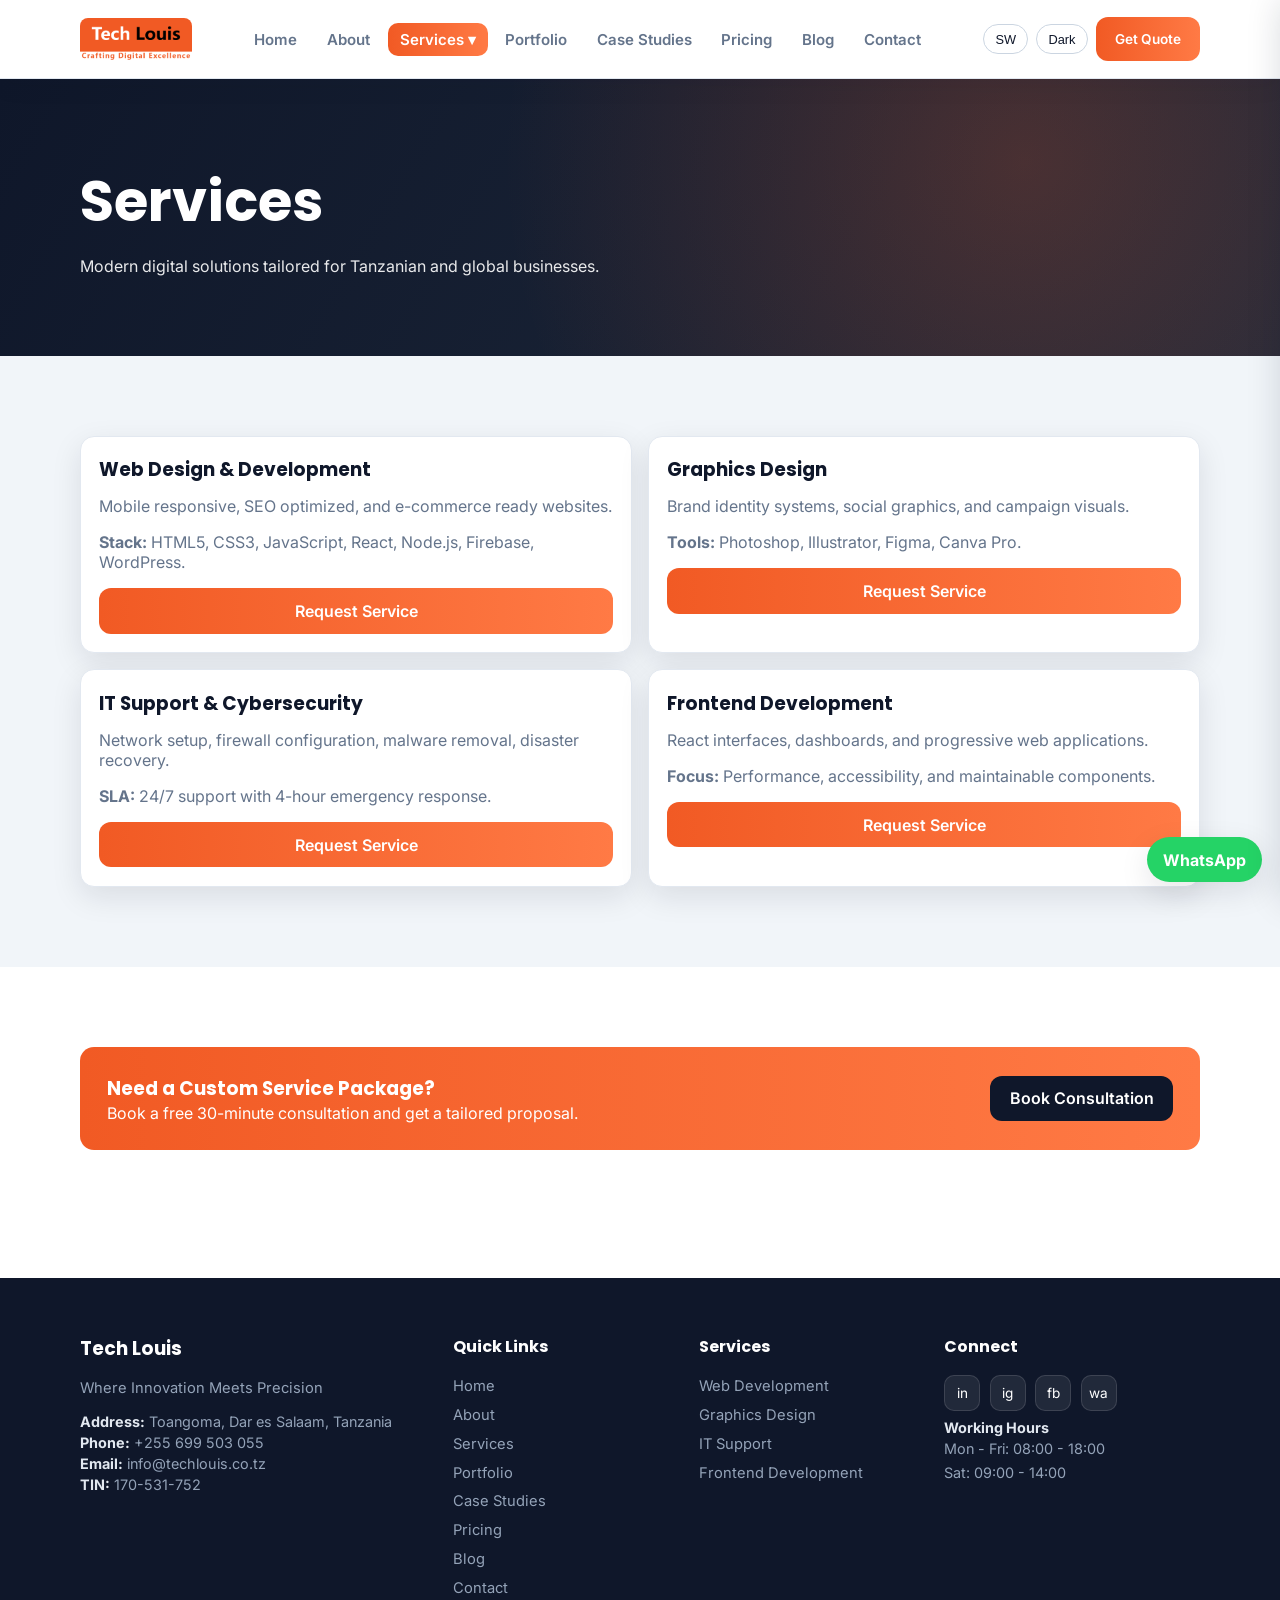
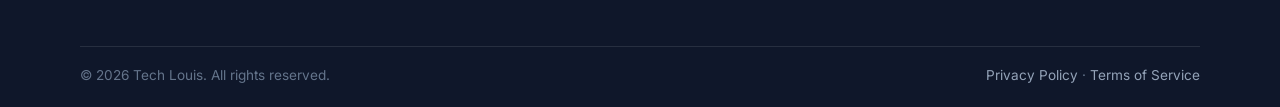
<file: services.html>
<!doctype html>
<html lang="en">

<head>
    <meta charset="UTF-8" />
    <meta name="viewport" content="width=device-width, initial-scale=1.0" />
    <title>Tech Louis | Services</title>
    <link rel="preconnect" href="https://fonts.googleapis.com">
    <link rel="preconnect" href="https://fonts.gstatic.com" crossorigin>
    <link
        href="https://fonts.googleapis.com/css2?family=Inter:wght@400;500;600;700&family=Poppins:wght@500;600;700;800&display=swap"
        rel="stylesheet">
    <link rel="stylesheet" href="assets/css/styles.css" />
</head>

<body>
    <header class="site-header">
        <div class="container nav"><a class="logo" href="index.html" aria-label="Tech Louis Home"><img
                    src="assets/images/Tech Louis(x).png" alt="Tech Louis logo" /></a>
            <nav id="menu" class="menu"><a href="index.html">Home</a><a href="about.html">About</a>
                <div class="dropdown"><span class="dropdown-label active">Services ▾</span>
                    <div class="dropdown-menu"><a href="services.html">All Services</a><a href="services.html">Web
                            Development</a><a href="services.html">IT Support</a><a href="services.html">Frontend
                            Development</a><a href="services.html">Graphics Design</a></div>
                </div><a href="portfolio.html">Portfolio</a><a href="case-studies.html">Case Studies</a><a
                    href="pricing.html">Pricing</a><a href="blog.html">Blog</a><a href="contact.html">Contact</a>
            </nav>
            <div class="controls"><button id="langBtn" class="chip-btn">SW</button><button id="darkModeBtn"
                    class="chip-btn">Dark</button><a class="btn primary cta-nav" href="contact.html">Get Quote</a></div>
            <button id="menuToggle" class="menu-toggle">☰</button>
        </div>
    </header>
    <aside class="mobile-menu" id="mobileMenu">
        <div class="mobile-header"><a class="logo" href="index.html" aria-label="Tech Louis Home"><img
                    src="assets/images/Tech Louis(x).png" alt="Tech Louis logo" /></a><button id="closeMenu"
                class="mobile-close">✕</button></div><a href="index.html">Home</a><a href="about.html">About</a><button
            id="mobileDropdownBtn" class="mobile-dropdown-btn">Services ▾</button>
        <div class="mobile-dropdown-content"><a href="services.html">All Services</a><a href="services.html">Web
                Development</a><a href="services.html">IT Support</a><a href="services.html">Frontend Development</a><a
                href="services.html">Graphics Design</a></div><a href="portfolio.html">Portfolio</a><a
            href="case-studies.html">Case Studies</a><a href="pricing.html">Pricing</a><a href="blog.html">Blog</a><a
            href="contact.html">Contact</a>
        <div class="mobile-actions"><button id="mobileLangBtn" class="chip-btn">🌐 SW</button><button
                id="mobileDarkModeBtn" class="chip-btn">🌙 Dark</button><a class="btn primary" href="contact.html">Get
                Quote</a></div>
    </aside>
    <section class="page-hero" style="--hero-bg: url('https://images.unsplash.com/photo-1519389950473-47ba0277781c?auto=format&fit=crop&w=1800&q=80');">
        <div class="container">
            <h1>Services</h1>
            <p>Modern digital solutions tailored for Tanzanian and global businesses.</p>
        </div>
    </section>
    <section class="section light">
        <div class="container grid grid-2">
            <article class="card">
                <h3>Web Design & Development</h3>
                <p>Mobile responsive, SEO optimized, and e-commerce ready websites.</p>
                <p><strong>Stack:</strong> HTML5, CSS3, JavaScript, React, Node.js, Firebase, WordPress.</p><a
                    class="btn primary" href="contact.html">Request Service</a>
            </article>
            <article class="card">
                <h3>Graphics Design</h3>
                <p>Brand identity systems, social graphics, and campaign visuals.</p>
                <p><strong>Tools:</strong> Photoshop, Illustrator, Figma, Canva Pro.</p><a class="btn primary"
                    href="contact.html">Request Service</a>
            </article>
            <article class="card">
                <h3>IT Support & Cybersecurity</h3>
                <p>Network setup, firewall configuration, malware removal, disaster recovery.</p>
                <p><strong>SLA:</strong> 24/7 support with 4-hour emergency response.</p><a class="btn primary"
                    href="contact.html">Request Service</a>
            </article>
            <article class="card">
                <h3>Frontend Development</h3>
                <p>React interfaces, dashboards, and progressive web applications.</p>
                <p><strong>Focus:</strong> Performance, accessibility, and maintainable components.</p><a
                    class="btn primary" href="contact.html">Request Service</a>
            </article>
        </div>
    </section>
    <section class="section">
        <div class="container">
            <div class="banner">
                <div>
                    <h3>Need a Custom Service Package?</h3>
                    <p>Book a free 30-minute consultation and get a tailored proposal.</p>
                </div><a class="btn dark" href="contact.html">Book Consultation</a>
            </div>
    </section>
    <footer class="footer">
        <div class="container footer-wrap">
            <div class="footer-brand">
                <h3>Tech Louis</h3>
                <p class="tagline">Where Innovation Meets Precision</p>
                <div class="contact-info">
                    <p><strong>Address:</strong> Toangoma, Dar es Salaam, Tanzania</p>
                    <p><strong>Phone:</strong> +255 699 503 055</p>
                    <p><strong>Email:</strong> info@techlouis.co.tz</p>
                    <p><strong>TIN:</strong> 170-531-752</p>
                </div>
            </div>
            <div>
                <h4>Quick Links</h4>
                <ul class="footer-links">
                    <li><a href="index.html">Home</a></li>
                    <li><a href="about.html">About</a></li>
                    <li><a href="services.html">Services</a></li>
                    <li><a href="portfolio.html">Portfolio</a></li>
                    <li><a href="case-studies.html">Case Studies</a></li>
                    <li><a href="pricing.html">Pricing</a></li>
                    <li><a href="blog.html">Blog</a></li>
                    <li><a href="contact.html">Contact</a></li>
                </ul>
            </div>
            <div>
                <h4>Services</h4>
                <ul class="footer-links">
                    <li><a href="services.html">Web Development</a></li>
                    <li><a href="services.html">Graphics Design</a></li>
                    <li><a href="services.html">IT Support</a></li>
                    <li><a href="services.html">Frontend Development</a></li>
                </ul>
            </div>
            <div>
                <h4>Connect</h4>
                <div class="footer-social">
                    <a href="https://linkedin.com/company/techlouis" target="_blank" rel="noreferrer" aria-label="LinkedIn">in</a>
                    <a href="https://instagram.com/techlouis_tz" target="_blank" rel="noreferrer" aria-label="Instagram">ig</a>
                    <a href="https://facebook.com/techlouis_tz" target="_blank" rel="noreferrer" aria-label="Facebook">fb</a>
                    <a href="https://wa.me/255699503055" target="_blank" rel="noreferrer" aria-label="WhatsApp">wa</a>
                </div>
                <div class="working-hours">
                    <strong>Working Hours</strong>
                    <p>Mon - Fri: 08:00 - 18:00</p>
                    <p>Sat: 09:00 - 14:00</p>
                </div>
            </div>
        </div>
        <div class="container footer-bottom">
            <p>© <span class="year"></span> Tech Louis. All rights reserved.</p>
            <p><a href="#">Privacy Policy</a> · <a href="#">Terms of Service</a></p>
        </div>
    </footer>
    <a class="whatsapp-float" href="https://wa.me/255699503055" target="_blank" rel="noreferrer">WhatsApp</a>
    <script src="assets/js/script.js"></script>
</body>

</html>
</file>
<file: assets/css/styles.css>
:root {
  --brand: #f15a24;
  --brand-2: #ff7a45;
  --dark: #0f172a;
  --white: #ffffff;
  --accent: #2563eb;
  --light: #f1f5f9;
  --neutral: #64748b;
  --text: #1e293b;
  --radius: 14px;
  --shadow: 0 10px 30px rgba(15, 23, 42, 0.1);
}

* { box-sizing: border-box; }
html { scroll-behavior: smooth; }
body {
  margin: 0;
  font-family: "Inter", sans-serif;
  color: var(--text);
  background: var(--white);
}

h1, h2, h3, h4 { font-family: "Poppins", sans-serif; margin: 0 0 .75rem; color: var(--dark); }
h1 { font-size: clamp(2rem, 5vw, 3.5rem); }
h2 { font-size: clamp(1.5rem, 3.5vw, 2.25rem); }
a { text-decoration: none; color: inherit; }
p { margin: 0 0 1rem; color: var(--neutral); }
ul, ol { margin: 0; padding-left: 1.1rem; }

.container { width: min(1120px, calc(100% - 2rem)); margin: 0 auto; }
.section { padding: 5rem 0; }
.section.light { background: var(--light); }
.grid { display: grid; gap: 1rem; }
.grid-2 { grid-template-columns: repeat(2, minmax(0, 1fr)); }
.grid-3 { grid-template-columns: repeat(3, minmax(0, 1fr)); }
.grid-4 { grid-template-columns: repeat(4, minmax(0, 1fr)); }

.site-header {
  position: sticky; top: 0; z-index: 1000;
  background: rgba(255,255,255,.86); border-bottom: 1px solid #e2e8f0; backdrop-filter: blur(10px);
  box-shadow: 0 6px 24px rgba(15, 23, 42, 0.06);
}
.nav { min-height: 78px; display: flex; align-items: center; justify-content: space-between; gap: 1rem; }
.logo {
  display: inline-flex;
  align-items: center;
  gap: 0.55rem;
  font-family: "Poppins", sans-serif;
  font-weight: 700;
  font-size: 1.25rem;
  color: var(--dark);
}
.logo img {
  height: 42px;
  width: auto;
  display: block;
  border-radius: 8px;
}
.logo span { color: var(--brand); }
.menu { display: flex; gap: .35rem; align-items: center; flex-wrap: wrap; }
.menu a, .dropdown-label {
  color: var(--neutral);
  font-weight: 600;
  font-size: .94rem;
  padding: .45rem .75rem;
  border-radius: 10px;
  transition: .2s ease;
  cursor: pointer;
}
.menu a:hover, .dropdown-label:hover {
  color: var(--dark);
  background: #eef2ff;
}
.menu a.active {
  color: #fff;
  background: linear-gradient(90deg, var(--brand), var(--brand-2));
}
.dropdown-label.active {
  color: #fff;
  background: linear-gradient(90deg, var(--brand), var(--brand-2));
}
.dropdown { position: relative; }
.dropdown-menu {
  position: absolute;
  top: calc(100% + 10px);
  left: 0;
  min-width: 220px;
  background: #fff;
  border: 1px solid #e2e8f0;
  border-radius: 12px;
  padding: .45rem;
  box-shadow: 0 16px 30px rgba(15, 23, 42, 0.12);
  display: none;
}
.dropdown-menu a {
  display: block;
  width: 100%;
}
.dropdown:hover .dropdown-menu { display: block; }
.menu-toggle {
  display: none;
  border: 1px solid #cbd5e1;
  background: #fff;
  border-radius: 12px;
  padding: .42rem .66rem;
  font-size: 1.1rem;
}

.controls { display: flex; gap: .5rem; align-items: center; }
.chip-btn {
  border: 1px solid #cbd5e1; background: #fff; color: var(--dark);
  border-radius: 999px; padding: .4rem .7rem; cursor: pointer; font-size: .8rem;
}
.chip-btn:hover { background: #f8fafc; }
.cta-nav {
  border-radius: 12px;
  padding: .6rem .95rem;
  font-size: .85rem;
  min-height: unset;
}
.mobile-menu {
  position: fixed;
  right: -320px;
  top: 0;
  width: 300px;
  max-width: 90vw;
  height: 100vh;
  background: #fff;
  border-left: 1px solid #e2e8f0;
  box-shadow: -18px 0 34px rgba(15, 23, 42, 0.16);
  z-index: 1200;
  padding: 1rem;
  transition: right .28s ease;
  overflow-y: auto;
}
.mobile-menu.active { right: 0; }
.mobile-header {
  display: flex;
  align-items: center;
  justify-content: space-between;
  margin-bottom: .9rem;
}
.mobile-close {
  border: 1px solid #cbd5e1;
  background: #fff;
  border-radius: 12px;
  padding: .25rem .55rem;
  cursor: pointer;
}
.mobile-menu a {
  display: block;
  padding: .62rem .2rem;
  color: var(--text);
  border-bottom: 1px solid #e2e8f0;
}
.mobile-dropdown-btn {
  width: 100%;
  margin-top: .25rem;
  border: 1px solid #e2e8f0;
  background: #fff;
  border-radius: 12px;
  text-align: left;
  padding: .62rem .7rem;
}
.mobile-dropdown-content { display: none; margin-left: .45rem; }
.mobile-dropdown-btn.active + .mobile-dropdown-content { display: block; }
.mobile-actions {
  display: grid;
  gap: .55rem;
  margin-top: 1rem;
}

.mobile-menu-overlay {
  position: fixed;
  inset: 0;
  background: rgba(15, 23, 42, 0.4);
  -webkit-backdrop-filter: blur(8px);
  backdrop-filter: blur(8px);
  z-index: 1100;
  opacity: 0;
  visibility: hidden;
  transition: opacity 0.3s ease, visibility 0.3s ease;
}
.mobile-menu-overlay.active {
  opacity: 1;
  visibility: visible;
}

.hero {
  background: linear-gradient(120deg, var(--dark), #1e293b);
  color: #fff;
  position: relative;
  overflow: hidden;
}
.hero::before {
  content: "";
  position: absolute;
  inset: 0;
  background-image: url("https://images.unsplash.com/photo-1518770660439-4636190af475?auto=format&fit=crop&w=1800&q=80");
  background-size: cover;
  background-position: center;
  opacity: 0.22;
}
.hero::after {
  content: "";
  position: absolute;
  inset: 0;
  background: radial-gradient(circle at 20% 20%, rgba(241, 90, 36, 0.28), transparent 45%);
}
.hero .container { padding: 6rem 0 5rem; position: relative; z-index: 1; }
.hero h1, .hero p { color: #fff; }
.hero p { max-width: 620px; opacity: .92; }

.page-hero {
  background: linear-gradient(120deg, var(--dark), #1e293b);
  color: #fff;
  position: relative;
  overflow: hidden;
}
.page-hero::before {
  content: "";
  position: absolute;
  inset: 0;
  background-image: var(--hero-bg);
  background-size: cover;
  background-position: center;
  opacity: 0.25;
}
.page-hero::after {
  content: "";
  position: absolute;
  inset: 0;
  background: radial-gradient(circle at 80% 30%, rgba(241, 90, 36, 0.22), transparent 50%);
}
.page-hero .container { padding: 5rem 0 4rem; position: relative; z-index: 1; }
.page-hero h1 { color: #fff; }
.page-hero p { color: #fff; max-width: 620px; opacity: .9; }
.hero-badge { color: #fed7c7; letter-spacing: 1px; text-transform: uppercase; font-size: .8rem; font-weight: 700; }
.hero-badge.orange { color: var(--brand); }
.hero-card-wrap { margin-top: 1.2rem; display: flex; flex-wrap: wrap; gap: .75rem; }
.floating-card {
  background: rgba(255,255,255,.08); border: 1px solid rgba(255,255,255,.18); color: #fff;
  border-radius: var(--radius); padding: .8rem 1rem; animation: floatY 4.5s ease-in-out infinite;
}
.floating-card:nth-child(2) { animation-delay: .25s; }
.floating-card:nth-child(3) { animation-delay: .5s; }

.btn {
  display: inline-flex; align-items: center; justify-content: center;
  border-radius: 12px; padding: .8rem 1.2rem; font-weight: 600; transition: .2s ease;
  min-height: 44px;
}
.btn.primary { background: linear-gradient(90deg, var(--brand), var(--brand-2)); color: #fff; }
.btn.primary:hover { transform: translateY(-2px); box-shadow: 0 10px 24px rgba(241, 90, 36, 0.35); }
.btn.ghost { border: 1px solid rgba(255,255,255,.45); color: #fff; }
.btn.dark { background: var(--dark); color: #fff; }
.btn.outline { border: 1px solid #cbd5e1; color: var(--dark); }
.btn.ghost:hover, .btn.dark:hover, .btn.outline:hover { transform: translateY(-2px); }

.actions { display: flex; gap: .75rem; flex-wrap: wrap; margin: 1.25rem 0 0; }

.card {
  background: #fff; border-radius: var(--radius); padding: 1.15rem; box-shadow: var(--shadow);
  border: 1px solid #e2e8f0; transition: transform .2s ease, box-shadow .2s ease;
  display: flex;
  flex-direction: column;
  height: 100%;
}
.card:hover { transform: translateY(-4px); box-shadow: 0 16px 30px rgba(15,23,42,.14); }
.card .icon { width: 44px; height: 44px; border-radius: 10px; background: var(--light); color: var(--brand); display:grid; place-items:center; font-weight:700; }

.feature {
  border: 1px solid #e2e8f0; border-radius: var(--radius); padding: 1.1rem; background: #fff;
}
.split {
  display: grid;
  grid-template-columns: 1.15fr 1fr;
  gap: 1.75rem;
  align-items: center;
}
.detail-list {
  margin: .75rem 0 0;
  padding: 0;
  list-style: none;
}
.detail-list li {
  margin-bottom: .45rem;
  padding-left: 1.2rem;
  position: relative;
}
.detail-list li::before {
  content: "";
  width: 8px;
  height: 8px;
  border-radius: 999px;
  background: var(--brand);
  position: absolute;
  left: 0;
  top: .45rem;
}
.photo-card {
  border-radius: var(--radius);
  overflow: hidden;
  box-shadow: var(--shadow);
  border: 1px solid #e2e8f0;
}
.photo-card img {
  width: 100%;
  height: 100%;
  min-height: 300px;
  object-fit: cover;
  transition: transform .35s ease;
}
.photo-card:hover img { transform: scale(1.04); }
.service-image {
  width: 100%;
  height: 135px;
  object-fit: cover;
  border-radius: 10px;
  margin-top: auto;
}
.timeline {
  display: grid;
  grid-template-columns: repeat(4, minmax(0, 1fr));
  gap: 1rem;
}
.timeline-item {
  background: #fff;
  border: 1px solid #e2e8f0;
  border-radius: var(--radius);
  padding: 1.1rem;
  box-shadow: var(--shadow);
}
.timeline-item span {
  width: 34px;
  height: 34px;
  border-radius: 10px;
  display: grid;
  place-items: center;
  background: linear-gradient(90deg, var(--brand), var(--brand-2));
  color: #fff;
  font-weight: 700;
  margin-bottom: .65rem;
}
.stack-grid {
  display: flex;
  flex-wrap: wrap;
  gap: .55rem;
  margin: .7rem 0 .8rem;
}
.stack-grid span {
  border: 1px solid #e2e8f0;
  background: var(--light);
  border-radius: 999px;
  padding: .35rem .7rem;
  font-size: .86rem;
  color: var(--dark);
}
.cert-line {
  font-size: .95rem;
  color: var(--text);
}
.testimonial {
  border-left: 4px solid var(--brand);
}

.stats { display: grid; grid-template-columns: repeat(3, minmax(0,1fr)); gap: 1rem; }
.stat { background: #fff; border: 1px solid #e2e8f0; border-radius: var(--radius); padding: 1rem; text-align: center; box-shadow: var(--shadow); }
.stat strong { display:block; font-size: 1.7rem; color: var(--brand); font-family: "Poppins", sans-serif; }

.banner {
  background: linear-gradient(90deg, var(--brand), var(--brand-2)); color:#fff;
  border-radius: var(--radius); padding: 1.7rem; display:flex; justify-content:space-between; align-items:center; gap:1rem; flex-wrap: wrap;
}
.banner h3, .banner p { color:#fff; margin:0; }

.footer { background: var(--dark); color:#cbd5e1; padding: 3.5rem 0 1.5rem; margin-top: 3rem; }
.footer a { color:#f8fafc; transition: color .2s ease; }
.footer a:hover { color: var(--brand-2); }
.footer h3, .footer h4 { color: #fff; margin-bottom: 1rem; }
.footer p { color: #94a3b8; margin-bottom: .45rem; }
.footer-wrap { display:grid; grid-template-columns: 1.6fr 1fr 1fr 1.2fr; gap: 2rem; }
.footer-brand .logo-img { height: 42px; width: auto; border-radius: 8px; margin-bottom: .75rem; }
.footer-brand .tagline { color: #94a3b8; font-size: .92rem; margin-bottom: 1rem; }
.footer-brand .contact-info p { margin-bottom: .25rem; font-size: .9rem; }
.footer-brand .contact-info strong { color: #e2e8f0; }
.footer-links { list-style: none; padding: 0; margin: 0; }
.footer-links li { margin-bottom: .55rem; }
.footer-links a { font-size: .92rem; color: #94a3b8; }
.footer-links a:hover { color: var(--brand-2); }
.footer-social { display: flex; gap: .6rem; flex-wrap: wrap; margin-top: .5rem; }
.footer-social a {
  display: inline-flex; align-items: center; justify-content: center;
  width: 36px; height: 36px; border-radius: 10px; background: rgba(255,255,255,.08);
  border: 1px solid rgba(255,255,255,.12); color: #fff; font-size: .85rem;
  transition: .2s ease;
}
.footer-social a:hover { background: var(--brand); border-color: var(--brand); transform: translateY(-2px); }
.footer-bottom {
  border-top: 1px solid rgba(255,255,255,.1);
  margin-top: 2.5rem;
  padding-top: 1.25rem;
  display: flex;
  justify-content: space-between;
  align-items: center;
  flex-wrap: wrap;
  gap: .75rem;
}
.footer-bottom p { margin: 0; font-size: .85rem; color: #64748b; }
.footer-bottom a { color: #94a3b8; font-size: .85rem; }
.footer-bottom a:hover { color: #fff; }
.footer .working-hours { font-size: .9rem; color: #94a3b8; margin-top: .5rem; }
.footer .working-hours strong { color: #e2e8f0; display: block; margin-bottom: .25rem; }

.table-wrap { overflow-x: auto; }
table { width: 100%; border-collapse: collapse; background:#fff; border-radius: var(--radius); overflow: hidden; box-shadow: var(--shadow); }
th, td { padding: .8rem; border: 1px solid #e2e8f0; text-align: left; }
th { background: var(--light); }

.form-grid { display:grid; gap: .8rem; }
input, textarea, select {
  width: 100%; border:1px solid #cbd5e1; border-radius: 10px; padding: .75rem; font: inherit;
}
textarea { min-height: 120px; resize: vertical; }

.faq-item { border: 1px solid #e2e8f0; border-radius: 10px; padding: .8rem; background: #fff; }
.faq-item summary { cursor: pointer; font-weight: 600; color: var(--dark); }

.whatsapp-float {
  position: fixed; bottom: 18px; right: 18px; z-index: 99;
  background: #25d366; color:#fff; border-radius: 999px; padding: .78rem 1rem; font-weight: 700; box-shadow: var(--shadow);
}
.whatsapp-float:hover { transform: translateY(-2px); }

.reveal {
  opacity: 0;
  transform: translateY(22px);
  transition: opacity .7s ease, transform .7s ease;
}
.reveal.active {
  opacity: 1;
  transform: translateY(0);
}

@keyframes floatY {
  0%, 100% { transform: translateY(0); }
  50% { transform: translateY(-7px); }
}



@media (max-width: 920px) {
  .grid-2, .grid-3, .grid-4, .stats, .footer-wrap, .timeline, .split { grid-template-columns: 1fr; }
  .section { padding: 4.2rem 0; }
}

@media (max-width: 760px) {
  .menu { display: none; }
  .controls { display: none; }
  .menu-toggle { display: inline-block; margin-left: auto; }
}
</file>
